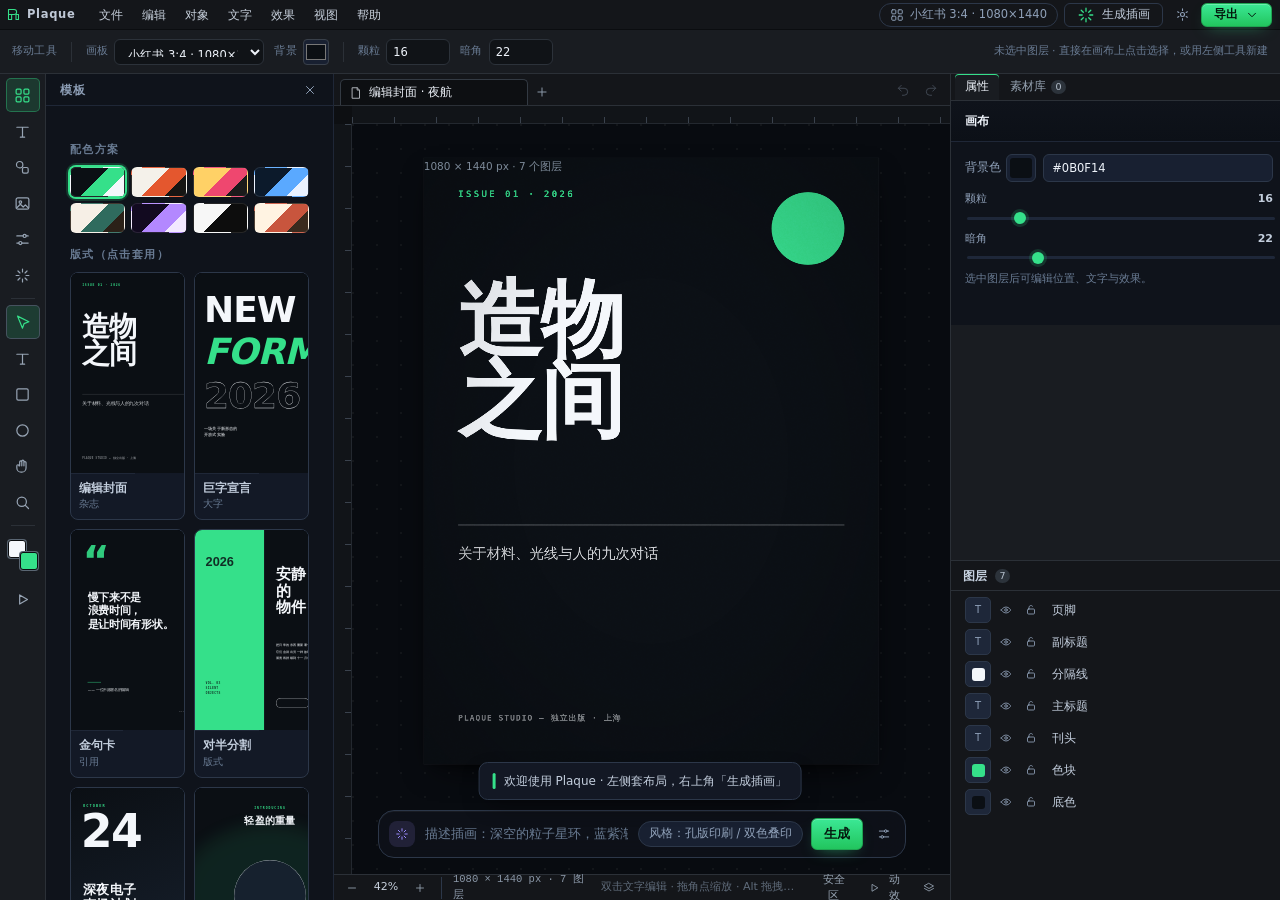
<file: index.html>
<!DOCTYPE html>
<html lang="zh-CN">
<head>
<meta charset="UTF-8" />
<meta name="viewport" content="width=device-width, initial-scale=1" />
<title>Plaque · 海报工坊</title>
<link rel="stylesheet" href="css/app.css" />
</head>
<body>
<!-- ============ ICON SPRITE ============ -->
<svg class="sprite" aria-hidden="true" focusable="false">
  <defs>
    <symbol id="i-logo" viewBox="0 0 24 24"><path d="M4 4h9a4 4 0 0 1 0 8H4z"/><path d="M4 12h5v8H4z"/><path d="M16 12h4v8h-4z"/></symbol>
    <symbol id="i-undo" viewBox="0 0 24 24"><path d="M9 14 4 9l5-5"/><path d="M4 9h10a6 6 0 0 1 0 12h-3"/></symbol>
    <symbol id="i-redo" viewBox="0 0 24 24"><path d="m15 14 5-5-5-5"/><path d="M20 9H10a6 6 0 0 0 0 12h3"/></symbol>
    <symbol id="i-chevron" viewBox="0 0 24 24"><path d="m6 9 6 6 6-6"/></symbol>
    <symbol id="i-sparkle" viewBox="0 0 24 24"><path d="M12 3v4M12 17v4M3 12h4M17 12h4M5.6 5.6l2.8 2.8M15.6 15.6l2.8 2.8M18.4 5.6l-2.8 2.8M8.4 15.6l-2.8 2.8"/></symbol>
    <symbol id="i-wand" viewBox="0 0 24 24"><path d="m4 20 9-9"/><path d="M14 4v3M18.5 8.5h-3M20 3l-2 2M15 9l3-3 2 2-3 3z"/></symbol>
    <symbol id="i-layers" viewBox="0 0 24 24"><path d="m12 3 9 5-9 5-9-5z"/><path d="m3 13 9 5 9-5"/></symbol>
    <symbol id="i-grid" viewBox="0 0 24 24"><rect x="3" y="3" width="7" height="7" rx="1.5"/><rect x="14" y="3" width="7" height="7" rx="1.5"/><rect x="3" y="14" width="7" height="7" rx="1.5"/><rect x="14" y="14" width="7" height="7" rx="1.5"/></symbol>
    <symbol id="i-type" viewBox="0 0 24 24"><path d="M4 6h16M12 6v14M9 20h6"/></symbol>
    <symbol id="i-shapes" viewBox="0 0 24 24"><circle cx="8" cy="8" r="4.5"/><rect x="12" y="12" width="8" height="8" rx="2"/></symbol>
    <symbol id="i-image" viewBox="0 0 24 24"><rect x="3" y="4" width="18" height="16" rx="2.5"/><circle cx="9" cy="10" r="1.8"/><path d="m4 18 5-5 4 4 3-3 4 4"/></symbol>
    <symbol id="i-sliders" viewBox="0 0 24 24"><path d="M4 7h9M17 7h3M4 17h3M11 17h9"/><circle cx="15" cy="7" r="2.2"/><circle cx="9" cy="17" r="2.2"/></symbol>
    <symbol id="i-download" viewBox="0 0 24 24"><path d="M12 4v10"/><path d="m8 11 4 4 4-4"/><path d="M5 19h14"/></symbol>
    <symbol id="i-settings" viewBox="0 0 24 24"><circle cx="12" cy="12" r="3.2"/><path d="M12 3v2.4M12 18.6V21M4.2 7.5l2 1.2M17.8 15.3l2 1.2M4.2 16.5l2-1.2M17.8 8.7l2-1.2"/></symbol>
    <symbol id="i-plus" viewBox="0 0 24 24"><path d="M12 5v14M5 12h14"/></symbol>
<symbol id="i-minus" viewBox="0 0 24 24"><path d="M5 12h14"/></symbol>
    <symbol id="i-trash" viewBox="0 0 24 24"><path d="M4 7h16M9 7V5h6v2M6 7l1 13h10l1-13"/></symbol>
    <symbol id="i-copy" viewBox="0 0 24 24"><rect x="9" y="9" width="11" height="11" rx="2"/><path d="M15 5H6a1 1 0 0 0-1 1v9"/></symbol>
    <symbol id="i-lock" viewBox="0 0 24 24"><rect x="5" y="10" width="14" height="10" rx="2"/><path d="M8 10V7a4 4 0 0 1 8 0v3"/></symbol>
    <symbol id="i-unlock" viewBox="0 0 24 24"><rect x="5" y="10" width="14" height="10" rx="2"/><path d="M8 10V7a4 4 0 0 1 7-2.6"/></symbol>
    <symbol id="i-eye" viewBox="0 0 24 24"><path d="M2.5 12S6 6 12 6s9.5 6 9.5 6-3.5 6-9.5 6-9.5-6-9.5-6z"/><circle cx="12" cy="12" r="2.6"/></symbol>
    <symbol id="i-eyeoff" viewBox="0 0 24 24"><path d="M4 4l16 16"/><path d="M9.6 5.4A9.6 9.6 0 0 1 12 5c6 0 9.5 7 9.5 7a17 17 0 0 1-3 3.7"/><path d="M6.6 7.7A17 17 0 0 0 2.5 12S6 19 12 19a9.5 9.5 0 0 0 3.7-.7"/></symbol>
    <symbol id="i-close" viewBox="0 0 24 24"><path d="m6 6 12 12M18 6 6 18"/></symbol>
    <symbol id="i-up" viewBox="0 0 24 24"><path d="m6 14 6-6 6 6"/></symbol>
    <symbol id="i-down" viewBox="0 0 24 24"><path d="m6 10 6 6 6-6"/></symbol>
    <symbol id="i-play" viewBox="0 0 24 24"><path d="M8 5.5v13l11-6.5z"/></symbol>
    <symbol id="i-video" viewBox="0 0 24 24"><rect x="3" y="6" width="12" height="12" rx="2.5"/><path d="m15 11 6-3v8l-6-3z"/></symbol>
    <symbol id="i-code" viewBox="0 0 24 24"><path d="m9 8-4 4 4 4M15 8l4 4-4 4"/></symbol>
    <symbol id="i-refresh" viewBox="0 0 24 24"><path d="M20 11a8 8 0 1 0-2.3 6.3"/><path d="M20 5v6h-6"/></symbol>
    <symbol id="i-upload" viewBox="0 0 24 24"><path d="M12 16V6"/><path d="m8 9 4-4 4 4"/><path d="M5 19h14"/></symbol>
    <symbol id="i-bold" viewBox="0 0 24 24"><path d="M7 5h5.5a3.5 3.5 0 0 1 0 7H7z"/><path d="M7 12h6.5a3.5 3.5 0 0 1 0 7H7z"/></symbol>
    <symbol id="i-italic" viewBox="0 0 24 24"><path d="M10 5h8M6 19h8M14 5 10 19"/></symbol>
    <symbol id="i-al-left" viewBox="0 0 24 24"><path d="M4 6h16M4 12h10M4 18h13"/></symbol>
    <symbol id="i-al-center" viewBox="0 0 24 24"><path d="M4 6h16M7 12h10M6 18h12"/></symbol>
    <symbol id="i-al-right" viewBox="0 0 24 24"><path d="M4 6h16M10 12h10M7 18h13"/></symbol>
    <symbol id="i-align-x" viewBox="0 0 24 24"><path d="M12 3v18"/><rect x="4" y="6" width="5" height="12" rx="1"/><rect x="15" y="9" width="5" height="6" rx="1"/></symbol>
    <symbol id="i-align-y" viewBox="0 0 24 24"><path d="M3 12h18"/><rect x="6" y="4" width="12" height="5" rx="1"/><rect x="9" y="15" width="6" height="5" rx="1"/></symbol>
    <symbol id="i-bring-front" viewBox="0 0 24 24"><rect x="8" y="8" width="11" height="11" rx="2"/><path d="M5 15V6a1 1 0 0 1 1-1h9"/></symbol>
    <symbol id="i-duplicate" viewBox="0 0 24 24"><rect x="4" y="4" width="10" height="10" rx="2"/><path d="M10 20h8a2 2 0 0 0 2-2v-8"/></symbol>
    <symbol id="i-file" viewBox="0 0 24 24"><path d="M6 3h8l4 4v14H6z"/><path d="M14 3v4h4"/></symbol>
    <symbol id="i-stop" viewBox="0 0 24 24"><rect x="6" y="6" width="12" height="12" rx="2"/></symbol>
    <symbol id="i-check" viewBox="0 0 24 24"><path d="m4 12 5 5L20 6"/></symbol>
    <symbol id="i-arrow" viewBox="0 0 24 24"><path d="M5 3l7 17 2.2-6.4L21 11z"/></symbol>
    <symbol id="i-square" viewBox="0 0 24 24"><rect x="4" y="4" width="16" height="16" rx="2"/></symbol>
    <symbol id="i-circle" viewBox="0 0 24 24"><circle cx="12" cy="12" r="8"/></symbol>
    <symbol id="i-hand" viewBox="0 0 24 24"><path d="M8 11V5.5a1.5 1.5 0 0 1 3 0V11m0 0V4.5a1.5 1.5 0 0 1 3 0V11m0 0V6.5a1.5 1.5 0 0 1 3 0V14a6 6 0 0 1-6 6h-1a6 6 0 0 1-6-6v-3a1.5 1.5 0 0 1 3 0"/></symbol>
    <symbol id="i-search" viewBox="0 0 24 24"><circle cx="11" cy="11" r="6.5"/><path d="m16 16 4.5 4.5"/></symbol>
    <symbol id="i-bar" viewBox="0 0 24 24"><path d="M4 20V4h16"/></symbol>
  </defs>
</svg>


<div class="app" id="app">
  <!-- ============ 菜单栏 ============ -->
  <header class="menubar" id="menubar">
    <div class="mb-brand"><svg class="i"><use href="#i-logo"/></svg><b>Plaque</b></div>
    <nav class="mb-menus" id="menuBar">
      <button class="mb-item" data-menu="file">文件</button>
      <button class="mb-item" data-menu="edit">编辑</button>
      <button class="mb-item" data-menu="object">对象</button>
      <button class="mb-item" data-menu="type">文字</button>
      <button class="mb-item" data-menu="effect">效果</button>
      <button class="mb-item" data-menu="view">视图</button>
      <button class="mb-item" data-menu="help">帮助</button>
    </nav>
    <div class="mb-right">
      <button class="chip" id="btnSize" title="画板尺寸 (Ctrl+Alt+N)">
        <svg class="i"><use href="#i-grid"/></svg><span id="sizeLabel">1080 × 1440</span>
      </button>
      <button class="btn ghost" id="btnAiOpen"><svg class="i accent"><use href="#i-sparkle"/></svg>生成插画</button>
      <button class="icon-btn" id="btnSettings" title="AI 接口设置" aria-label="AI 接口设置"><svg class="i"><use href="#i-settings"/></svg></button>
      <div class="dd" id="ddExport">
        <button class="btn primary" id="btnExport">导出<svg class="i sm"><use href="#i-chevron"/></svg></button>
        <div class="dd-menu" role="menu">
          <button data-export="png"><svg class="i"><use href="#i-image"/></svg><span>单页照片 · PNG</span><em>2× 高清</em></button>
          <button data-export="jpg"><svg class="i"><use href="#i-image"/></svg><span>单页照片 · JPG</span><em>小体积</em></button>
          <button data-export="web"><svg class="i"><use href="#i-code"/></svg><span>网页 · 带动画</span><em>单文件 HTML</em></button>
          <button data-export="video"><svg class="i"><use href="#i-video"/></svg><span>视频 · WebM</span><em>含插画动效</em></button>
          <div class="dd-sep"></div>
          <button data-export="json"><svg class="i"><use href="#i-file"/></svg><span>工程文件 · JSON</span><em>可再编辑</em></button>
          <button data-export="open"><svg class="i"><use href="#i-upload"/></svg><span>打开工程 · JSON</span><em>继续编辑</em></button>
        </div>
      </div>
      <span class="saved-note" id="savedNote" hidden>已保存</span>
    </div>
  </header>

  <!-- ============ 工具选项栏 ============ -->
  <div class="optionsbar" id="optionsBar" aria-label="工具选项"></div>

  <!-- ============ 工作区 ============ -->
  <div class="workspace">
    <!-- 左侧工具箱 -->
    <nav class="toolbox" id="rail" aria-label="工具箱">
      <button class="rail-btn is-active" data-panel="templates" data-tip="模板"><svg class="i"><use href="#i-grid"/></svg><span>模板</span></button>
      <button class="rail-btn" data-panel="text" data-tip="文字预设"><svg class="i"><use href="#i-type"/></svg><span>文字</span></button>
      <button class="rail-btn" data-panel="elements" data-tip="形状 / 图标"><svg class="i"><use href="#i-shapes"/></svg><span>元素</span></button>
      <button class="rail-btn" data-panel="image" data-tip="图片"><svg class="i"><use href="#i-image"/></svg><span>图片</span></button>
      <button class="rail-btn" data-panel="effects" data-tip="特效"><svg class="i"><use href="#i-sliders"/></svg><span>效果</span></button>
      <button class="rail-btn rail-ai" data-panel="ai" data-tip="AI 插画"><svg class="i"><use href="#i-sparkle"/></svg><span>AI 插画</span></button>
      <span class="tb-sep"></span>
      <button class="tb-btn is-on" data-tool="select" data-tip="移动工具 (V)"><svg class="i"><use href="#i-arrow"/></svg></button>
      <button class="tb-btn" data-tool="text" data-tip="文字工具 (T)"><svg class="i"><use href="#i-type"/></svg></button>
      <button class="tb-btn" data-tool="rect" data-tip="矩形工具 (U)"><svg class="i"><use href="#i-square"/></svg></button>
      <button class="tb-btn" data-tool="ellipse" data-tip="椭圆工具 (O)"><svg class="i"><use href="#i-circle"/></svg></button>
      <button class="tb-btn" data-tool="hand" data-tip="抓手工具 (H)"><svg class="i"><use href="#i-hand"/></svg></button>
      <button class="tb-btn" data-tool="zoom" data-tip="缩放工具 (Z)"><svg class="i"><use href="#i-search"/></svg></button>
      <span class="tb-sep"></span>
      <span class="tb-colors" id="tbColors" title="前景 / 背景色">
        <button class="sw-fore" id="tbFore" aria-label="前景色"></button>
        <button class="sw-back" id="tbBack" aria-label="背景色"></button>
      </span>
      <button class="tb-btn" id="btnHelp" data-tip="快捷键 (?)"><svg class="i"><use href="#i-play"/></svg></button>
    </nav>

    <!-- 左侧素材面板 -->
    <aside class="panel" id="panel" aria-label="素材面板">
      <div class="panel-head">
        <h2 id="panelTitle">模板</h2>
        <button class="icon-btn sm" id="btnPanelClose" title="收起面板" aria-label="收起面板"><svg class="i"><use href="#i-close"/></svg></button>
      </div>
      <div class="panel-body" id="panelBody"></div>
    </aside>
    <button class="panel-reopen" id="btnPanelOpen" title="展开面板"><svg class="i"><use href="#i-chevron"/></svg></button>

    <!-- 文档区 -->
    <main class="docarea">
      <div class="doctabs">
        <div class="doctab is-active" title="当前文档">
          <svg class="i sm"><use href="#i-file"/></svg>
          <input id="docName" value="未命名海报" spellcheck="false" aria-label="文档名称" />
          <span class="doctab-dirty" id="docDirty" hidden>●</span>
        </div>
        <button class="doctab-add" id="btnNewDoc" title="新建文档"><svg class="i sm"><use href="#i-plus"/></svg></button>
        <div class="doctab-right">
          <button class="icon-btn sm" id="btnUndo" title="撤销 (Ctrl+Z)" aria-label="撤销"><svg class="i"><use href="#i-undo"/></svg></button>
          <button class="icon-btn sm" id="btnRedo" title="重做 (Ctrl+Shift+Z)" aria-label="重做"><svg class="i"><use href="#i-redo"/></svg></button>
        </div>
      </div>

      <div class="stage" id="stage">
        <div class="ruler ruler-h" id="rulerH" aria-hidden="true"></div>
        <div class="ruler ruler-v" id="rulerV" aria-hidden="true"></div>
        <div class="viewport" id="viewport">
          <div class="stage-inner" id="stageInner">
            <div class="poster-shadow" id="posterShadow"></div>
            <div class="poster" id="poster" aria-label="海报画板"></div>
            <div class="poster-meta" id="posterMeta">1080 × 1440 px</div>
          </div>
        </div>

        <div class="promptbar" id="promptBar">
          <span class="prompt-badge"><svg class="i sm"><use href="#i-sparkle"/></svg></span>
          <input id="promptInput" placeholder="描述插画：深空的粒子星环，蓝紫渐变，缓慢旋转…" spellcheck="false" />
          <button class="prompt-chip" id="promptStyle" title="选择风格">扁平矢量</button>
          <button class="btn primary sm" id="promptRun">生成</button>
          <button class="icon-btn sm" id="promptMore" title="打开完整生成器"><svg class="i"><use href="#i-sliders"/></svg></button>
        </div>
      </div>

      <footer class="statusbar" id="statusBar">
        <span class="sb-zoom">
          <button class="icon-btn sm" id="btnZoomOut" title="缩小 (Ctrl+-)" aria-label="缩小"><svg class="i"><use href="#i-minus"/></svg></button>
          <button class="zoom-label" id="btnZoomFit" title="点击适应窗口 (Ctrl+0)">100%</button>
          <button class="icon-btn sm" id="btnZoomIn" title="放大 (Ctrl++)" aria-label="放大"><svg class="i"><use href="#i-plus"/></svg></button>
        </span>
        <span class="vsep"></span>
        <span class="sb-info" id="sbInfo">1080 × 1440 px · RGB</span>
        <span class="sb-hint" id="sbHint">双击文字编辑 · 拖角点缩放 · Alt 拖拽复制</span>
        <span class="sb-right">
          <button class="sb-btn" id="btnToggleSafe" title="安全区">安全区</button>
          <button class="sb-btn" id="btnPlayAnim" title="动效预览"><svg class="i sm"><use href="#i-play"/></svg>动效</button>
          <button class="sb-btn" id="btnToggleDock" title="显示/隐藏右侧面板"><svg class="i sm"><use href="#i-layers"/></svg></button>
        </span>
      </footer>
    </main>

    <!-- 右侧停靠面板：上半区 属性/素材库，下半区 常驻图层 -->
    <aside class="dockright" id="dockRight">
      <div class="dr-top">
        <div class="dr-tabs" id="drTabs" role="tablist">
          <button class="dr-tab is-active" data-tab="props">属性</button>
          <button class="dr-tab" data-tab="arts">素材库<span class="dr-count" id="dockCount">0</span></button>
        </div>
        <div class="dr-body">
          <div class="dr-pane is-active" data-pane="props"><aside class="inspector" id="inspector" aria-label="属性面板"></aside></div>
          <div class="dr-pane" data-pane="arts">
            <div class="dock-head"><b>素材库</b><span class="dock-count" id="dockCount2">0</span></div>
            <div class="dock-list dock-list-v" id="dockList"></div>
          </div>
        </div>
      </div>
      <div class="dr-split" id="drSplit" title="拖动调整高度"></div>
      <div class="dr-bottom" id="drBottom">
        <div class="dr-bottom-head">
          <b>图层</b><span class="dr-count" id="layerCount">0</span>
        </div>
        <div class="layers-scroll" id="layersHost"></div>
      </div>
    </aside>
  </div>
</div>

<div class="modal" id="modalAi" aria-hidden="true">
  <div class="modal-card wide" role="dialog" aria-modal="true" aria-labelledby="aiTitle">
    <header class="modal-head">
      <h3 id="aiTitle"><svg class="i accent"><use href="#i-sparkle"/></svg>AI 编程插画</h3>
      <button class="icon-btn" data-close="modalAi" aria-label="关闭"><svg class="i"><use href="#i-close"/></svg></button>
    </header>
    <div class="modal-body ai-body">
      <div class="ai-form">
        <label class="fld">
          <span>插画描述（中文即可）</span>
          <textarea id="aiBrief" rows="4" placeholder="例：一只像素风的橘猫坐在老式电视机前，屏幕发出蓝绿色的光，背景是深夜的出租屋，机位正对，构图居中留白"></textarea>
        </label>
        <div class="fld-row">
          <label class="fld"><span>风格</span><select id="aiStyle"></select></label>
          <label class="fld"><span>密度</span><select id="aiDensity">
            <option value="low">极简</option><option value="mid" selected>适中</option><option value="high">繁复</option>
          </select></label>
        </div>
        <div class="fld-row">
          <label class="fld"><span>时长（秒）</span><input id="aiDuration" type="number" min="2" max="20" step="1" value="6" /></label>
          <label class="fld"><span>帧率</span><select id="aiFps"><option>24</option><option selected>30</option><option>60</option></select></label>
        </div>
        <div class="fld-row">
          <label class="fld"><span>动效强度</span><input id="aiMotion" type="range" min="0" max="10" value="4" /></label>
          <label class="fld"><span>配色</span><select id="aiPalette"><option value="poster" selected>跟随海报配色</option><option value="custom">自定义</option></select></label>
        </div>
        <label class="fld" id="aiPaletteWrap" hidden><span>自定义色板（逗号分隔 hex）</span><input id="aiPaletteHex" value="#0B0F14,#35E08A,#F4F7FB,#1B2336" /></label>
        <div class="ai-target">
          <span>插入方式</span>
          <div class="seg">
            <button class="seg-btn is-active" data-target="layer">新图层</button>
            <button class="seg-btn" data-target="full">铺满画板</button>
          </div>
        </div>
        <div class="ai-actions">
          <button class="btn primary block" id="btnAiRun"><svg class="i"><use href="#i-wand"/></svg>生成插画</button>
          <p class="hint" id="aiCfgHint">未配置接口，将使用本地算法插画引擎。</p>
        </div>
      </div>
      <div class="ai-preview">
        <div class="ai-preview-head">
          <span>预览</span>
          <div class="ai-preview-tools">
            <button class="btn tiny" id="btnAiCode"><svg class="i sm"><use href="#i-code"/></svg>查看代码</button>
            <button class="btn tiny" id="btnAiLocal"><svg class="i sm"><use href="#i-sparkle"/></svg>本地生成</button>
          </div>
        </div>
        <div class="ai-frame-box" id="aiFrameBox"><div class="empty-note">生成的插画会在这里实时播放</div></div>
        <div class="ai-log" id="aiLog">就绪。</div>
      </div>
    </div>
    <footer class="modal-foot">
      <span class="hint">插画由大模型编写 Canvas 代码实现，非文生图。导出视频可把动效录成 WebM。</span>
      <div class="foot-actions">
        <button class="btn ghost" data-close="modalAi">取消</button>
        <button class="btn primary" id="btnAiInsert" disabled>插入画板</button>
      </div>
    </footer>
  </div>
</div>

<!-- ============ MODAL: SETTINGS ============ -->
<div class="modal" id="modalSettings" aria-hidden="true">
  <div class="modal-card" role="dialog" aria-modal="true" aria-labelledby="setTitle">
    <header class="modal-head">
      <h3 id="setTitle"><svg class="i"><use href="#i-settings"/></svg>大模型接口</h3>
      <button class="icon-btn" data-close="modalSettings" aria-label="关闭"><svg class="i"><use href="#i-close"/></svg></button>
    </header>
    <div class="modal-body">
      <p class="hint">任意 OpenAI 兼容端点（DeepSeek / 通义 / Kimi / Ollama / vLLM 均可）。Key 只存在本机 localStorage。</p>
      <label class="fld"><span>Base URL</span><input id="cfgBase" placeholder="https://api.deepseek.com/v1" /></label>
      <label class="fld"><span>API Key</span><input id="cfgKey" type="password" placeholder="sk-..." /></label>
      <div class="fld-row">
        <label class="fld"><span>模型</span><input id="cfgModel" placeholder="deepseek-chat" /></label>
        <label class="fld"><span>温度</span><input id="cfgTemp" type="number" min="0" max="1.5" step="0.1" value="0.7" /></label>
      </div>
      <label class="check"><input type="checkbox" id="cfgStream" checked /> 流式接收（边生成边看代码）</label>
      <div class="callout">
        <b>接口约定</b>
        <code>POST {BaseURL}/chat/completions</code>
        <span>也挂载了 <code>window.Plaque.ai.generate()</code> 供脚本调用。</span>
      </div>
      <pre class="cfg-diag" id="cfgDiag" hidden></pre>
      <div class="cfg-fix" id="cfgFix" hidden></div>
    </div>
    <footer class="modal-foot">
      <span class="hint" id="cfgState">未配置</span>
      <div class="foot-actions">
        <button class="btn ghost" id="btnCfgCopy" title="把诊断信息复制到剪贴板">复制诊断</button>
        <button class="btn ghost" id="btnCfgTest">测试连通</button>
        <button class="btn primary" id="btnCfgSave">保存</button>
      </div>
    </footer>
  </div>
</div>

<!-- ============ MODAL: CODE ============ -->
<div class="modal" id="modalCode" aria-hidden="true">
  <div class="modal-card wide" role="dialog" aria-modal="true" aria-labelledby="codeTitle">
    <header class="modal-head">
      <h3 id="codeTitle"><svg class="i"><use href="#i-code"/></svg>插画源码</h3>
      <button class="icon-btn" data-close="modalCode" aria-label="关闭"><svg class="i"><use href="#i-close"/></svg></button>
    </header>
    <div class="modal-body">
      <p class="hint">这是模型编译出的单文件 Canvas 程序。可直接改代码，再点「应用」重绘。</p>
      <textarea id="codeArea" class="code-area" spellcheck="false" wrap="off"></textarea>
    </div>
    <footer class="modal-foot">
      <span class="hint"><code>window.renderFrame(t)</code> 是唯一渲染入口，导出按时间逐帧调用。</span>
      <div class="foot-actions">
        <button class="btn ghost" data-close="modalCode">关闭</button>
        <button class="btn primary" id="btnCodeApply">应用</button>
      </div>
    </footer>
  </div>
</div>

<!-- ============ MODAL: SIZES ============ -->
<div class="modal" id="modalSizes" aria-hidden="true">
  <div class="modal-card" role="dialog" aria-modal="true" aria-labelledby="sizeTitle">
    <header class="modal-head">
      <h3 id="sizeTitle"><svg class="i"><use href="#i-grid"/></svg>画板尺寸</h3>
      <button class="icon-btn" data-close="modalSizes" aria-label="关闭"><svg class="i"><use href="#i-close"/></svg></button>
    </header>
    <div class="modal-body" id="sizeList"></div>
  </div>
</div>

<!-- ============ MODAL: HELP ============ -->
<div class="modal" id="modalHelp" aria-hidden="true">
  <div class="modal-card" role="dialog" aria-modal="true" aria-labelledby="helpTitle">
    <header class="modal-head">
      <h3 id="helpTitle"><svg class="i"><use href="#i-play"/></svg>快捷键与 API</h3>
      <button class="icon-btn" data-close="modalHelp" aria-label="关闭"><svg class="i"><use href="#i-close"/></svg></button>
    </header>
    <div class="modal-body help-body">
      <div class="keys">
        <div><kbd>V</kbd> 选择</div><div><kbd>T</kbd> 文字</div><div><kbd>R</kbd> 矩形</div>
        <div><kbd>O</kbd> 圆形</div><div><kbd>双击</kbd> 编辑文字</div><div><kbd>Alt+拖</kbd> 复制</div>
        <div><kbd>Shift</kbd> 等比 / 加选</div><div><kbd>方向键</kbd> 微移 1px</div><div><kbd>Shift+方向</kbd> 10px</div>
        <div><kbd>Ctrl+D</kbd> 复制</div><div><kbd>Ctrl+Z</kbd> 撤销</div><div><kbd>Ctrl+Shift+Z</kbd> 重做</div>
        <div><kbd>Ctrl+G</kbd> 组合</div><div><kbd>Del</kbd> 删除</div><div><kbd>Ctrl+滚轮</kbd> 缩放</div>
      </div>
      <h4>对外 API</h4>
      <pre class="api-pre">Plaque.ready
Plaque.doc.renderToCanvas({ scale: 2 })
Plaque.export.png() / .web() / .video({ duration: 6 })
Plaque.ai.generate({ brief, style, palette })
Plaque.addAILayer(html, { w, h, duration })
Plaque.insert(layoutId)   // 应用内置布局</pre>
      <h4>插画输出契约</h4>
      <pre class="api-pre">window.ART = { width, height, duration, fps }
window.renderFrame(t)   // 秒，纯函数、可重复
&lt;canvas id="art"&gt;        // 唯一画布</pre>
    </div>
  </div>
</div>

<div class="toasts" id="toasts" aria-live="polite"></div>
<div class="busy" id="busy" hidden><div class="spinner"></div><span id="busyText">生成中…</span><button class="btn tiny ghost" id="busyStop">停止</button></div>

<script src="js/util.js"></script>
<script src="js/data.js"></script>
<script src="js/store.js"></script>
<script src="js/render.js"></script>
<script src="js/localart.js"></script>
<script src="js/prompts.js"></script>
<script src="js/ai.js"></script>
<script src="js/editor.js"></script>
<script src="js/panels.js"></script>
<script src="js/exporter.js"></script>
<script src="js/chrome.js"></script>
<script src="js/app.js"></script>
</body>
</html>
</file>
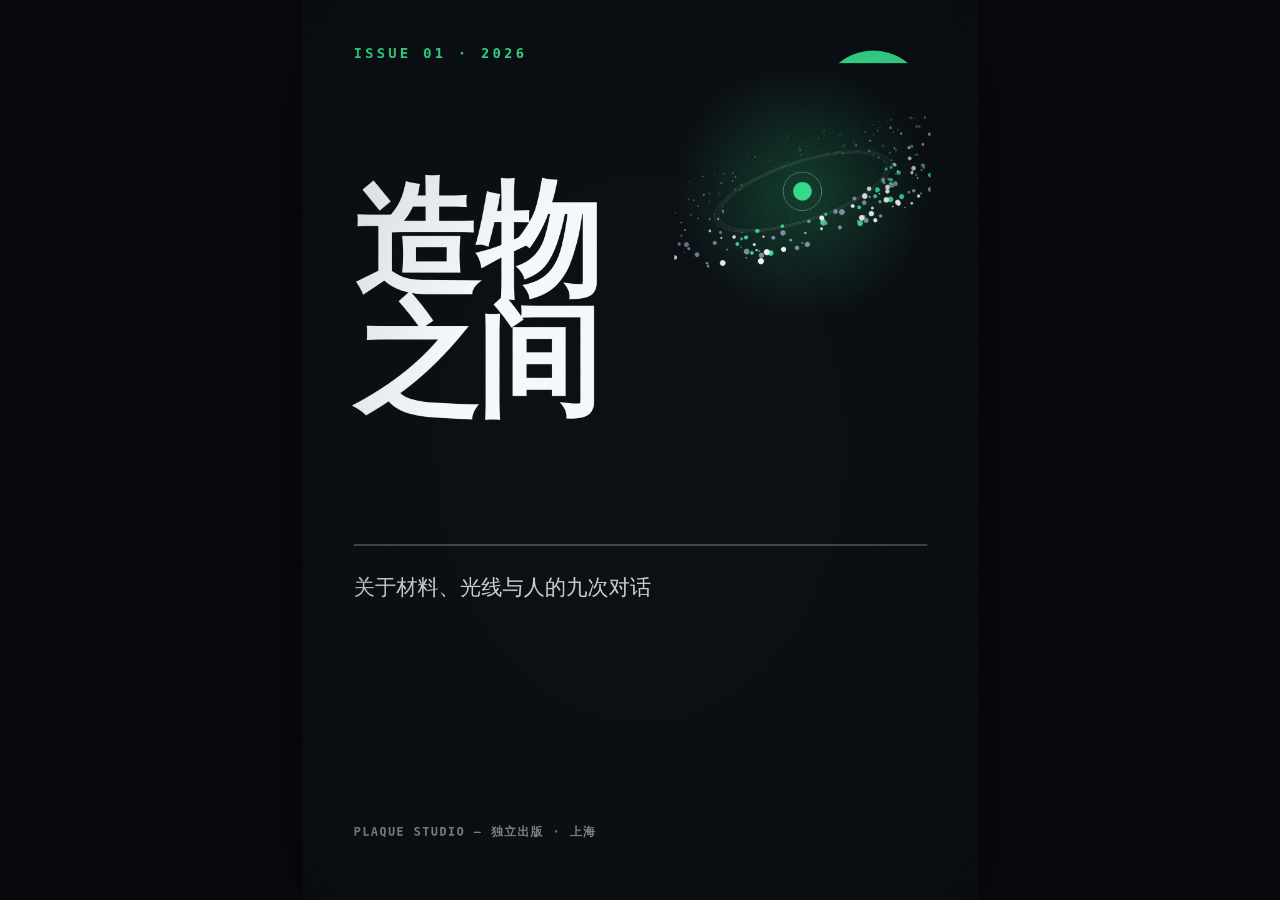
<file: samples/plaque-demo.html>
<!DOCTYPE html>
<html lang="zh-CN">
<head>
<meta charset="utf-8">
<meta name="viewport" content="width=device-width,initial-scale=1">
<title>编辑封面 · 夜航</title>
<style>

.poster{position:relative;overflow:hidden;isolation:isolate;font-kerning:normal;-webkit-font-smoothing:antialiased}
.poster *{box-sizing:border-box;margin:0;padding:0}
.layer{position:absolute;transform-origin:center center;will-change:transform,opacity}
.layer .bx{position:absolute;left:0;top:0;width:100%;height:100%;border-radius:inherit}
.bx.shape{overflow:hidden}
.bx.txt{display:flex;flex-direction:column;overflow:visible}
.bx.txt .tx{width:100%;white-space:pre-wrap;overflow-wrap:anywhere;word-break:break-word}
.bx.img{background-repeat:no-repeat;overflow:hidden}
.bx.img.duo{filter:grayscale(1) contrast(1.05)}
.bx.img .duo-layer{position:absolute;inset:0;mix-blend-mode:color;opacity:.92}
.bx.ai iframe{width:100%;height:100%;border:0;display:block;background:transparent}
.ov{position:absolute;inset:0;pointer-events:none}
.ov.grain{background-repeat:repeat;background-size:140px 140px;mix-blend-mode:overlay}
.ov.halftone{background-image:radial-gradient(circle at 2px 2px,currentColor 1.1px,transparent 1.4px);background-size:6px 6px;mix-blend-mode:multiply}
.ov.scan{background-image:repeating-linear-gradient(0deg,rgba(0,0,0,.55) 0 1px,transparent 1px 3px);mix-blend-mode:multiply}
.ov.leak{background-image:radial-gradient(ellipse at 82% 8%,rgba(255,176,92,.9),rgba(255,120,60,.25) 32%,transparent 62%),radial-gradient(ellipse at 12% 92%,rgba(90,169,255,.55),transparent 55%);mix-blend-mode:screen}
.ov.mesh{background-image:radial-gradient(circle at 20% 25%,rgba(53,224,138,.35),transparent 45%),radial-gradient(circle at 78% 72%,rgba(155,140,255,.32),transparent 48%);mix-blend-mode:screen}
.ov.grid{background-image:linear-gradient(rgba(255,255,255,.16) 1px,transparent 1px),linear-gradient(90deg,rgba(255,255,255,.16) 1px,transparent 1px);background-size:40px 40px;mix-blend-mode:overlay}
.ov.vig{background:radial-gradient(ellipse at center,transparent 42%,rgba(0,0,0,.85) 100%)}
.poster.anim .anim-float{animation:psFloat var(--mdur,6s) ease-in-out infinite}
.poster.anim .anim-pulse{animation:psPulse var(--mdur,4s) ease-in-out infinite}
.poster.anim .anim-kenburns{animation:psKen var(--mdur,14s) ease-in-out infinite alternate}
.poster.anim .anim-fadeup{animation:psFadeUp var(--mdur,5s) ease-in-out infinite}
.poster.anim .anim-shimmer{animation:psShimmer var(--mdur,5s) linear infinite}
.poster.anim .anim-drift{animation:psDrift var(--mdur,9s) ease-in-out infinite alternate}
@keyframes psFloat{0%,100%{transform:translateY(0) rotate(var(--rot,0deg))}50%{transform:translateY(-14px) rotate(var(--rot,0deg))}}
@keyframes psPulse{0%,100%{transform:scale(1) rotate(var(--rot,0deg))}50%{transform:scale(1.03) rotate(var(--rot,0deg))}}
@keyframes psKen{0%{transform:scale(1) rotate(var(--rot,0deg))}100%{transform:scale(1.09) rotate(var(--rot,0deg))}}
@keyframes psFadeUp{0%{opacity:0;transform:translateY(26px) rotate(var(--rot,0deg))}22%,78%{opacity:1;transform:translateY(0) rotate(var(--rot,0deg))}100%{opacity:0;transform:translateY(-8px) rotate(var(--rot,0deg))}}
@keyframes psShimmer{0%{filter:brightness(1)}45%{filter:brightness(1.35)}100%{filter:brightness(1)}}
@keyframes psDrift{0%{transform:translateX(-10px) rotate(var(--rot,0deg))}100%{transform:translateX(10px) rotate(var(--rot,0deg))}}
.safe-area{position:absolute;inset:4.5%;border:1px dashed rgba(53,224,138,.6);pointer-events:none;z-index:9500;display:none}
.poster.show-safe .safe-area{display:block}

html,body{margin:0;height:100%;background:#07090D;overflow:hidden}
.wrap{position:fixed;inset:0;display:flex;align-items:center;justify-content:center}
.scaler{position:relative;flex:0 0 auto;line-height:0}
.scaler .poster{position:absolute;left:0;top:0;transform-origin:0 0;box-shadow:0 40px 120px -40px rgba(0,0,0,.9)}
</style>
</head>
<body>
<div class="wrap"><div class="scaler" id="scaler">
<div class="poster anim" id="poster" aria-label="海报画板" style="width: 1080px; height: 1440px; background: rgb(11, 15, 20); --rot: 0deg; transform: none;"><div class="layer anim-none" data-id="l_mvyxqlli9zwrrf" data-type="shape" style="left: 0px; top: 0px; width: 1080px; height: 1440px; opacity: 1; transform: rotate(0deg); --rot: 0deg; --mdur: 4s; z-index: 1;"><div class="bx shape" style="border-radius: 0px; background: rgb(11, 15, 20); box-shadow: none;"></div></div><div class="layer anim-none" data-id="l_mvyxqllia04ezg" data-type="shape" style="left: 826.2px; top: 81px; width: 172.8px; height: 172.8px; opacity: 1; transform: rotate(0deg); --rot: 0deg; --mdur: 6.800000000000011s; z-index: 2;"><div class="bx shape" style="border-radius: 86.4px; background: rgb(53, 224, 138); box-shadow: none;"></div></div><div class="layer anim-none" data-id="l_mvyxqllia1gl1s" data-type="text" data-text="1" style="left: 81px; top: 72.9px; width: 648px; height: 40px; opacity: 1; transform: rotate(0deg); --rot: 0deg; --mdur: 7s; z-index: 3;"><div class="bx txt" style="border-radius: 0px; justify-content: flex-start; text-align: left;"><div class="tx" style="font-family: &quot;JetBrains Mono&quot;, &quot;Cascadia Mono&quot;, Consolas, monospace; font-size: 22px; font-weight: 600; line-height: 1.2; letter-spacing: 5.28px; font-style: normal; text-transform: none; text-shadow: none; color: rgb(53, 224, 138);">ISSUE 01 · 2026</div></div></div><div class="layer anim-none" data-id="l_mvyxqllia2lpjm" data-type="text" data-text="1" style="left: 81px; top: 288px; width: 918px; height: 489.6px; opacity: 1; transform: rotate(0deg); --rot: 0deg; --mdur: 7s; z-index: 4;"><div class="bx txt" style="border-radius: 0px; justify-content: flex-start; text-align: left;"><div class="tx" style="font-family: &quot;PingFang SC&quot;, &quot;Microsoft YaHei&quot;, &quot;Noto Sans SC&quot;, system-ui, sans-serif; font-size: 200px; font-weight: 800; line-height: 0.96; letter-spacing: -4px; font-style: normal; text-transform: none; text-shadow: none; color: rgb(244, 247, 251);">造物
之间</div></div></div><div class="layer anim-none" data-id="l_mvyxqllia3aali" data-type="shape" style="left: 81px; top: 871.2px; width: 918px; height: 2px; opacity: 0.35; transform: rotate(0deg); --rot: 0deg; --mdur: 7s; z-index: 5;"><div class="bx shape" style="border-radius: 0px; background: rgb(244, 247, 251); box-shadow: none;"></div></div><div class="layer anim-none" data-id="l_mvyxqllia4582k" data-type="text" data-text="1" style="left: 81px; top: 914.4px; width: 669.6px; height: 187.2px; opacity: 0.82; transform: rotate(0deg); --rot: 0deg; --mdur: 8.600000000000023s; z-index: 6;"><div class="bx txt" style="border-radius: 0px; justify-content: flex-start; text-align: left;"><div class="tx" style="font-family: &quot;PingFang SC&quot;, &quot;Microsoft YaHei&quot;, &quot;Noto Sans SC&quot;, system-ui, sans-serif; font-size: 34px; font-weight: 400; line-height: 1.5; letter-spacing: 0px; font-style: normal; text-transform: none; text-shadow: none; color: rgb(244, 247, 251);">关于材料、光线与人的九次对话</div></div></div><div class="layer anim-none" data-id="l_mvyxqllia522hr" data-type="text" data-text="1" style="left: 81px; top: 1318.5px; width: 918px; height: 30px; opacity: 0.5; transform: rotate(0deg); --rot: 0deg; --mdur: 7s; z-index: 7;"><div class="bx txt" style="border-radius: 0px; justify-content: flex-start; text-align: left;"><div class="tx" style="font-family: &quot;JetBrains Mono&quot;, &quot;Cascadia Mono&quot;, Consolas, monospace; font-size: 19px; font-weight: 700; line-height: 1.2; letter-spacing: 2.28px; font-style: normal; text-transform: none; text-shadow: none; color: rgb(244, 247, 251);">PLAQUE STUDIO — 独立出版 · 上海</div></div></div><div class="layer anim-none" data-id="l_mvyxqllwjxhlel" data-type="ai" style="left: 594px; top: 100.8px; width: 410.4px; height: 410.4px; opacity: 1; transform: rotate(0deg); --rot: 0deg; --mdur: 6s; z-index: 8;"><div class="bx ai" style="border-radius: 14px; box-shadow: none; overflow: hidden;"><iframe sandbox="allow-scripts allow-same-origin" scrolling="no" data-hash="2199_
&lt;/script&gt;&lt;/body&gt;&lt;/html&gt;" srcdoc="&lt;!DOCTYPE html&gt;&lt;html&gt;&lt;head&gt;&lt;meta charset=&quot;utf-8&quot;&gt;&lt;style&gt;html,body{margin:0;height:100%;background:transparent;overflow:hidden}canvas{display:block;width:100%;height:100%}&lt;/style&gt;&lt;/head&gt;&lt;body&gt;&lt;canvas id=&quot;art&quot; width=&quot;520&quot; height=&quot;520&quot;&gt;&lt;/canvas&gt;&lt;script&gt;
var W=520,H=520;
var C={bg:&quot;#0B0F14&quot;,fg:&quot;#F4F7FB&quot;,accent:&quot;#35E08A&quot;,muted:&quot;#7C8DA3&quot;,extra:&quot;#182230&quot;};
var D=6,FPS=30,SEED=88;
function prng(a){return function(){a|=0;a=a+0x6D2B79F5|0;var t=Math.imul(a^a&gt;&gt;&gt;15,1|a);t=t+Math.imul(t^t&gt;&gt;&gt;7,61|t)^t;return ((t^t&gt;&gt;&gt;14)&gt;&gt;&gt;0)/4294967296}}
function hexA(h,a){h=String(h).replace(&quot;#&quot;,&quot;&quot;);var n=parseInt(h.length===3?h.split(&quot;&quot;).map(function(c){return c+c}).join(&quot;&quot;):h,16);return &quot;rgba(&quot;+((n&gt;&gt;16)&amp;255)+&quot;,&quot;+((n&gt;&gt;8)&amp;255)+&quot;,&quot;+(n&amp;255)+&quot;,&quot;+a+&quot;)&quot;}
var c=document.getElementById(&quot;art&quot;),x=c.getContext(&quot;2d&quot;);
window.ART={width:W,height:H,duration:D,fps:FPS};

var rnd=prng(SEED);
var ps=[];for(var i=0;i&lt;260;i++){
  ps.push({a:rnd()*6.2832,r:.32+rnd()*.34,sp:.06+rnd()*.16,sz:.6+rnd()*2.4,
    tilt:rnd()*6.2832,z:rnd(),c:rnd()&gt;.72?C.accent:(rnd()&gt;.5?C.fg:C.muted)});
}
function renderFrame(t){
  x.setTransform(1,0,0,1,0,0);x.globalAlpha=1;x.globalCompositeOperation=&quot;source-over&quot;;
  x.fillStyle=C.bg;x.fillRect(0,0,W,H);
  var cx=W*.5,cy=H*.5,m=Math.min(W,H);
  var g=x.createRadialGradient(cx,cy,0,cx,cy,m*.5);
  g.addColorStop(0,hexA(C.accent,.22));g.addColorStop(1,hexA(C.accent,0));
  x.fillStyle=g;x.fillRect(0,0,W,H);
  x.save();x.translate(cx,cy);x.rotate(-0.32);
  for(var k=0;k&lt;3;k++){
    x.beginPath();x.ellipse(0,0,m*(.34+k*.01),m*(.11+k*.004),0,0,6.2832);
    x.strokeStyle=hexA(C.fg,.16);x.lineWidth=1;x.stroke();
  }
  for(var i=0;i&lt;ps.length;i++){
    var p=ps[i],a=p.a+t*p.sp;
    var rr=m*p.r, ex=Math.cos(a)*rr, ey=Math.sin(a)*rr*.34;
    var dep=(Math.sin(a)+1)/2;
    x.globalAlpha=.25+dep*.75;
    x.fillStyle=p.c;
    x.beginPath();x.arc(ex,ey,p.sz*(0.7+dep*1.5),0,6.2832);x.fill();
  }
  x.globalAlpha=1;x.restore();
  x.fillStyle=C.accent;x.beginPath();x.arc(cx,cy,m*.035*(1+Math.sin(t*.8)*.04),0,6.2832);x.fill();
  x.strokeStyle=hexA(C.fg,.5);x.lineWidth=Math.max(1,m*.0016);
  x.beginPath();x.arc(cx,cy,m*.075,0,6.2832);x.stroke();
}
window.renderFrame=renderFrame;
&lt;/script&gt;&lt;script&gt;(function(){var t0=0;function fit(){var c=document.getElementById(&quot;art&quot;);if(!c)return;c.style.width=&quot;100%&quot;;c.style.height=&quot;100%&quot;;}function tick(now){if(!t0)t0=now;var d=(window.ART&amp;&amp;window.ART.duration)||6;if(!(d&gt;0))d=6;var t=((now-t0)/1000)%d;try{fit();if(typeof window.renderFrame===&quot;function&quot;)window.renderFrame(t);}catch(e){}requestAnimationFrame(tick);}requestAnimationFrame(tick);})();&lt;/script&gt;&lt;/body&gt;&lt;/html&gt;" style="width: 410.4px; height: 410.4px;"></iframe></div></div><div class="ov grain" style="opacity: 0.16; background-image: url(&quot;[data-uri]&quot;); z-index: 9000;"></div><div class="ov vig" style="opacity: 0.22; z-index: 9000;"></div></div>
</div></div>
<script>
(function(){var s=document.getElementById("scaler"),p=document.getElementById("poster"),k=1;function fit(){k=Math.min(innerWidth/p.offsetWidth,innerHeight/p.offsetHeight);s.style.width=(p.offsetWidth*k)+"px";s.style.height=(p.offsetHeight*k)+"px";p.style.transformOrigin="0 0";p.style.transform="scale("+k+")";}addEventListener("resize",fit);fit();})();
</script>
</body>
</html>
</file>
<file: css/app.css>
/* ============================================================
   Plaque 海报工坊 — 编辑器 UI
   Dark OLED studio · mint accent · dense dashboard rhythm
   ============================================================ */
:root{
  --bg:#080A0F;
  --panel:#0F131B;
  --panel-2:#131926;
  --raise:#182031;
  --raise-2:#1E2739;
  --line:#1F2737;
  --line-2:#2C3749;
  --fg:#EEF3FA;
  --fg-dim:#C3CEDD;
  --muted:#8FA0B8;
  --muted-2:#697B93;
  --accent:#35E08A;
  --accent-2:#22C55E;
  --accent-ink:#04160D;
  --violet:#9B8CFF;
  --danger:#FF5F6D;
  --warn:#FFC24B;
  --r-sm:6px; --r-md:9px; --r-lg:14px; --r-xl:20px;
  --shadow-1:0 1px 2px rgba(0,0,0,.5);
  --shadow-2:0 8px 24px -10px rgba(0,0,0,.75);
  --shadow-3:0 24px 64px -24px rgba(0,0,0,.9);
  --ease:cubic-bezier(.22,.61,.36,1);
  --font-ui:"Inter","PingFang SC","Microsoft YaHei UI","Microsoft YaHei",system-ui,-apple-system,"Segoe UI",sans-serif;
  --font-mono:"JetBrains Mono","SFMono-Regular",Consolas,"Liberation Mono",monospace;
}

*{box-sizing:border-box}
html,body{height:100%}
body{
  margin:0;background:var(--bg);color:var(--fg);
  font-family:var(--font-ui);font-size:13px;line-height:1.5;
  -webkit-font-smoothing:antialiased;text-rendering:optimizeLegibility;
  overflow:hidden;
}
button,input,select,textarea{font:inherit;color:inherit}
button{background:none;border:0;cursor:pointer;padding:0}
input,select,textarea{background:var(--raise);border:1px solid var(--line-2);border-radius:var(--r-sm);padding:7px 9px;outline:none;transition:border-color .15s var(--ease),box-shadow .15s var(--ease)}
input:focus,select:focus,textarea:focus{border-color:var(--accent);box-shadow:0 0 0 3px rgba(53,224,138,.14)}
input[type=range]{padding:0;background:none;border:0;accent-color:var(--accent);height:18px}
input[type=checkbox]{accent-color:var(--accent)}
::selection{background:rgba(53,224,138,.28)}
:focus-visible{outline:2px solid var(--accent);outline-offset:2px}
::-webkit-scrollbar{width:10px;height:10px}
::-webkit-scrollbar-thumb{background:#243044;border-radius:8px;border:2px solid transparent;background-clip:padding-box}
::-webkit-scrollbar-thumb:hover{background:#33425b;background-clip:padding-box}
::-webkit-scrollbar-track{background:transparent}
.sprite{position:absolute;width:0;height:0;overflow:hidden}

.i{width:18px;height:18px;stroke:currentColor;fill:none;stroke-width:1.7;stroke-linecap:round;stroke-linejoin:round;flex:0 0 auto}
.i.sm{width:14px;height:14px}
.i.accent{color:var(--accent)}

/* ======================= TOP BAR ======================= */
.app{display:grid;grid-template-rows:56px minmax(0,1fr);height:100dvh}
.topbar{
  display:flex;align-items:center;gap:14px;padding:0 14px;
  border-bottom:1px solid var(--line);
  background:linear-gradient(180deg,#0C1018,#0A0D14);
  position:relative;z-index:40;
}
.brand{display:flex;align-items:center;gap:9px;min-width:150px}
.brand-mark{width:30px;height:30px;border-radius:9px;display:grid;place-items:center;background:linear-gradient(145deg,#1B3A2C,#0E1F18);border:1px solid #2A5B44;color:var(--accent)}
.brand-mark .i{width:17px;height:17px}
.brand-txt{display:flex;flex-direction:column;line-height:1.1}
.brand-txt b{font-size:13.5px;letter-spacing:.02em}
.brand-txt span{font-size:10px;color:var(--muted-2);letter-spacing:.18em;text-transform:uppercase}

.docbar{display:flex;align-items:center;gap:9px;min-width:0;flex:1}
.doc-name{
  width:min(240px,30vw);background:transparent;border:1px solid transparent;
  border-radius:var(--r-sm);padding:6px 8px;font-weight:600;font-size:13px;color:var(--fg-dim);
}
.doc-name:hover{border-color:var(--line-2);background:var(--panel)}
.doc-name:focus{background:var(--panel);border-color:var(--accent);color:var(--fg)}
.chip{
  display:inline-flex;align-items:center;gap:6px;height:28px;padding:0 10px;
  border:1px solid var(--line-2);border-radius:999px;color:var(--muted);font-size:11.5px;
  transition:color .15s var(--ease),border-color .15s var(--ease),background .15s var(--ease);
  white-space:nowrap;
}
.chip:hover{color:var(--fg);border-color:#3C4C64;background:var(--panel-2)}
.chip .i{width:14px;height:14px}

.top-actions{display:flex;align-items:center;gap:8px;margin-left:auto}
.history{display:flex;gap:2px}
.vsep{width:1px;height:22px;background:var(--line-2);margin:0 3px}

.icon-btn{
  width:32px;height:32px;border-radius:var(--r-sm);display:grid;place-items:center;
  color:var(--muted);transition:background .15s var(--ease),color .15s var(--ease),transform .1s var(--ease);
}
.icon-btn:hover{background:var(--raise);color:var(--fg)}
.icon-btn:active{transform:scale(.94)}
.icon-btn[disabled]{opacity:.35;cursor:not-allowed}
.icon-btn.sm{width:26px;height:26px}
.icon-btn.sm .i{width:14px;height:14px}

.btn{
  display:inline-flex;align-items:center;justify-content:center;gap:7px;
  height:32px;padding:0 12px;border-radius:var(--r-sm);border:1px solid var(--line-2);
  background:var(--raise);color:var(--fg-dim);font-size:12.5px;font-weight:550;white-space:nowrap;
  transition:background .15s var(--ease),border-color .15s var(--ease),color .15s var(--ease),transform .1s var(--ease),box-shadow .15s var(--ease);
}
.btn:hover{background:var(--raise-2);color:var(--fg);border-color:#3A4A62}
.btn:active{transform:translateY(1px)}
.btn.primary{background:linear-gradient(180deg,#3BE895,#22C55E);color:var(--accent-ink);border-color:#1FA552;font-weight:650;box-shadow:0 1px 0 rgba(255,255,255,.25) inset,0 6px 16px -8px rgba(53,224,138,.6)}
.btn.primary:hover{filter:brightness(1.06)}
.btn.ghost{background:transparent}
.btn.ghost:hover{background:var(--raise)}
.btn.tiny{height:26px;padding:0 9px;font-size:11.5px;border-radius:6px;background:transparent;color:var(--muted)}
.btn.tiny:hover{color:var(--fg);background:var(--raise)}
.btn.block{width:100%;height:38px}
.btn.on{background:rgba(53,224,138,.14);border-color:#2E7D57;color:var(--accent)}
.btn[disabled]{opacity:.45;cursor:not-allowed;filter:saturate(.4)}

.dd{position:relative}
.dd-menu{
  position:absolute;right:0;top:calc(100% + 8px);min-width:238px;padding:6px;
  background:var(--panel-2);border:1px solid var(--line-2);border-radius:var(--r-md);
  box-shadow:var(--shadow-3);display:none;z-index:60;
}
.dd.open .dd-menu{display:block;animation:pop .16s var(--ease)}
@keyframes pop{from{opacity:0;transform:translateY(-6px) scale(.98)}to{opacity:1;transform:none}}
.dd-menu button{
  display:flex;align-items:center;gap:10px;width:100%;padding:8px 9px;border-radius:6px;
  color:var(--fg-dim);font-size:12.5px;text-align:left;transition:background .12s var(--ease),color .12s var(--ease);
}
.dd-menu button:hover{background:var(--raise);color:var(--fg)}
.dd-menu button em{margin-left:auto;font-style:normal;font-size:10.5px;color:var(--muted-2)}
.dd-menu .i{color:var(--muted)}
.dd-sep{height:1px;background:var(--line);margin:5px 4px}

/* ======================= WORKSPACE ======================= */
.workspace{
  display:grid;grid-template-columns:58px 292px minmax(0,1fr) 318px;grid-template-rows:minmax(0,1fr);
  min-height:0;position:relative;overflow:hidden;
}
.app.panel-closed .workspace{grid-template-columns:58px 0 minmax(0,1fr) 318px}
.app.panel-closed .panel{display:none}
.app.inspector-closed .workspace{grid-template-columns:58px 292px minmax(0,1fr) 0}

/* rail */
.rail{
  border-right:1px solid var(--line);background:var(--panel);
  display:flex;flex-direction:column;align-items:center;gap:2px;padding:8px 0;z-index:20;
}
.rail-btn{
  width:50px;padding:7px 0 5px;border-radius:9px;display:flex;flex-direction:column;align-items:center;gap:3px;
  color:var(--muted-2);font-size:10px;letter-spacing:.02em;
  transition:color .15s var(--ease),background .15s var(--ease);
  position:relative;
}
.rail-btn:hover{color:var(--fg-dim);background:var(--panel-2)}
.rail-btn.is-active{color:var(--accent);background:rgba(53,224,138,.09)}
.rail-btn.is-active::before{content:"";position:absolute;left:-8px;top:9px;bottom:9px;width:2px;background:var(--accent);border-radius:2px}
.rail-btn .i{width:19px;height:19px}
.rail-ai{color:var(--violet)}
.rail-ai.is-active{color:var(--violet);background:rgba(155,140,255,.1)}
.rail-ai.is-active::before{background:var(--violet)}

/* left panel */
.panel{
  border-right:1px solid var(--line);background:var(--panel);
  display:grid;grid-template-rows:44px minmax(0,1fr);min-width:0;z-index:19;
}
.panel-head{display:flex;align-items:center;justify-content:space-between;padding:0 10px 0 14px;border-bottom:1px solid var(--line)}
.panel-head h2{margin:0;font-size:12px;font-weight:650;letter-spacing:.06em;text-transform:uppercase;color:var(--muted)}
.panel-body{overflow-y:auto;padding:12px 12px 40px;display:flex;flex-direction:column;gap:14px}
.panel-reopen{
  position:absolute;left:58px;top:50%;transform:translateY(-50%);
  width:16px;height:46px;border-radius:0 8px 8px 0;background:var(--panel-2);border:1px solid var(--line);border-left:0;
  display:none;place-items:center;color:var(--muted);z-index:21;
}
.panel-reopen .i{width:13px;height:13px;transform:rotate(-90deg)}
.app.panel-closed .panel-reopen{display:grid}

.sec-title{
  display:flex;align-items:center;justify-content:space-between;gap:8px;
  font-size:10.5px;font-weight:650;letter-spacing:.13em;text-transform:uppercase;color:var(--muted-2);
  margin:2px 2px -4px;
}
.sec-title .count{font-weight:500;letter-spacing:0;text-transform:none;color:var(--muted-2)}
.hint{font-size:11px;color:var(--muted-2);line-height:1.55;margin:0}

/* generic cards / grids */
.grid-2{display:grid;grid-template-columns:1fr 1fr;gap:8px}
.grid-3{display:grid;grid-template-columns:repeat(3,1fr);gap:8px}
.grid-4{display:grid;grid-template-columns:repeat(4,1fr);gap:6px}
.stack{display:flex;flex-direction:column;gap:8px}
.row{display:flex;gap:8px;align-items:center}
.row.wrap{flex-wrap:wrap}

.tpl-card{
  position:relative;border:1px solid var(--line-2);border-radius:var(--r-md);overflow:hidden;
  background:var(--panel-2);transition:border-color .15s var(--ease),transform .15s var(--ease),box-shadow .2s var(--ease);
  text-align:left;display:block;
}
.tpl-card:hover{border-color:#3C4C64;transform:translateY(-2px);box-shadow:var(--shadow-2)}
.tpl-card:hover .tpl-name{color:var(--fg)}
.tpl-thumb{aspect-ratio:4/5;display:block;position:relative;overflow:hidden}
.tpl-name{display:block;padding:6px 8px;font-size:11px;color:var(--muted);border-top:1px solid var(--line)}
.tpl-tag{position:absolute;top:6px;right:6px;font-size:9px;padding:2px 5px;border-radius:4px;background:rgba(0,0,0,.55);color:#fff;backdrop-filter:blur(4px);letter-spacing:.04em}

.fx-card{
  border:1px solid var(--line-2);border-radius:var(--r-md);background:var(--panel-2);
  padding:9px;display:flex;flex-direction:column;gap:6px;transition:border-color .15s var(--ease),background .15s var(--ease);
}
.fx-card:hover{border-color:#3C4C64;background:var(--raise)}
.fx-card .fx-name{font-size:11.5px;color:var(--fg-dim)}
.fx-preview{height:44px;border-radius:6px;position:relative;overflow:hidden;background:linear-gradient(135deg,#26303F,#0F141C)}
.fx-preview .demo-txt{position:absolute;inset:0;display:grid;place-items:center;font-weight:800;font-size:16px;letter-spacing:.04em}

.el-btn{
  aspect-ratio:1;border:1px solid var(--line-2);border-radius:var(--r-md);background:var(--panel-2);
  display:grid;place-items:center;color:var(--fg-dim);transition:border-color .15s var(--ease),background .15s var(--ease),color .15s var(--ease);
}
.el-btn:hover{border-color:#3C4C64;background:var(--raise);color:var(--fg)}
.el-btn .i{width:22px;height:22px}

.swatch{height:30px;border-radius:7px;border:1px solid rgba(255,255,255,.14);position:relative;cursor:pointer;transition:transform .12s var(--ease)}
.swatch:hover{transform:scale(1.06)}
.swatch.is-active{box-shadow:0 0 0 2px var(--bg),0 0 0 4px var(--accent)}

.pal-card{border:1px solid var(--line-2);border-radius:var(--r-md);overflow:hidden;display:flex;height:34px;background:var(--panel-2)}
.pal-card span{flex:1}
.pal-card:hover{border-color:#3C4C64}

/* fields */
.fld{display:flex;flex-direction:column;gap:5px;min-width:0}
.fld > span{font-size:10.5px;color:var(--muted-2);letter-spacing:.02em}
.fld-row{display:grid;grid-template-columns:1fr 1fr;gap:8px}
.fld input,.fld select,.fld textarea{width:100%}
.fld textarea{resize:vertical;min-height:56px;line-height:1.5}
.check{display:flex;align-items:center;gap:8px;font-size:12px;color:var(--fg-dim);cursor:pointer}
.code-area{
  width:100%;height:min(56vh,520px);resize:vertical;font-family:var(--font-mono);font-size:12px;line-height:1.6;
  background:#07090E;border-color:var(--line-2);white-space:pre;tab-size:2;
}
.api-pre{
  background:#07090E;border:1px solid var(--line);border-radius:var(--r-md);
  padding:10px 12px;font-family:var(--font-mono);font-size:11.5px;line-height:1.75;color:#9FE8C2;overflow:auto;
}

/* viewport */
.stage{display:grid;grid-template-rows:38px minmax(0,1fr);min-width:0;min-height:0;overflow:hidden;background:#0A0D13;position:relative}
.stage-bar{
  display:flex;align-items:center;justify-content:space-between;gap:10px;padding:0 12px;
  border-bottom:1px solid var(--line);background:var(--panel);font-size:11px;color:var(--muted-2);
}
.stage-left,.stage-right{display:flex;align-items:center;gap:6px;min-width:0}
.stage-left #stageHint{white-space:nowrap;overflow:hidden;text-overflow:ellipsis}
.dot{width:6px;height:6px;border-radius:50%;background:var(--accent);box-shadow:0 0 8px rgba(53,224,138,.8);flex:0 0 auto}
.zoom-label{
  min-width:52px;height:26px;border-radius:6px;font-size:11.5px;color:var(--fg-dim);
  font-variant-numeric:tabular-nums;transition:background .15s var(--ease);
}
.zoom-label:hover{background:var(--raise)}
.viewport{
  overflow:auto;display:flex;align-items:flex-start;justify-content:center;padding:44px 48px;position:relative;min-height:0;
  background-color:#080B10;
  background-image:radial-gradient(circle at 1px 1px,rgba(255,255,255,.055) 1px,transparent 0);
  background-size:22px 22px;
}
.stage-inner{position:relative;line-height:0;flex:0 0 auto;margin:auto}
.poster{
  position:relative;overflow:hidden;background:#fff;
  box-shadow:0 0 0 1px rgba(255,255,255,.08),0 30px 80px -30px rgba(0,0,0,.95),0 8px 24px -12px rgba(0,0,0,.8);
  transform-origin:top left;
  transform:scale(var(--zoom,1));
}
.poster-meta{
  position:absolute;left:0;transform:translateY(8px);
  font-size:10.5px;color:var(--muted-2);font-variant-numeric:tabular-nums;white-space:nowrap;
}
.poster-shadow{position:absolute;inset:0;pointer-events:none}

/* inspector */
.inspector{
  border-left:1px solid var(--line);background:var(--panel);overflow-y:auto;
  padding:0 0 60px;min-width:0;
}
.insp-head{
  position:sticky;top:0;z-index:5;display:flex;align-items:center;gap:8px;
  padding:11px 14px;border-bottom:1px solid var(--line);
  background:linear-gradient(180deg,#0F131B,#0C1017);
}
.insp-head .ttl{font-size:12px;font-weight:650;letter-spacing:.02em}
.insp-head .sub{font-size:10.5px;color:var(--muted-2);margin-left:auto;font-variant-numeric:tabular-nums}
.insp-sec{border-bottom:1px solid var(--line);padding:11px 14px 14px;display:flex;flex-direction:column;gap:9px}
.insp-sec h4{
  margin:0;font-size:10.5px;letter-spacing:.12em;text-transform:uppercase;color:var(--muted-2);
  display:flex;align-items:center;gap:6px;
}
.insp-sec h4 .spacer{flex:1}
.num-grid{display:grid;grid-template-columns:1fr 1fr;gap:7px}
.num{position:relative;display:flex;align-items:center;background:var(--raise);border:1px solid var(--line-2);border-radius:6px;padding-left:8px}
.num b{font-size:10px;color:var(--muted-2);font-weight:600;min-width:12px}
.num input{background:none;border:0;padding:6px 7px;width:100%;font-variant-numeric:tabular-nums}
.num input:focus{box-shadow:none}
.num:focus-within{border-color:var(--accent);box-shadow:0 0 0 3px rgba(53,224,138,.12)}

.btn-row{display:grid;grid-template-columns:repeat(4,1fr);gap:5px}
.tool-btn{
  height:28px;border-radius:6px;border:1px solid var(--line-2);background:var(--panel-2);
  display:grid;place-items:center;color:var(--muted);transition:all .12s var(--ease);
}
.tool-btn:hover{color:var(--fg);border-color:#3C4C64;background:var(--raise)}
.tool-btn.is-active{color:var(--accent);border-color:#2E7D57;background:rgba(53,224,138,.1)}

.color-row{display:flex;align-items:center;gap:8px}
.color-row input[type=color]{
  width:30px;height:30px;padding:0;border:1px solid var(--line-2);border-radius:7px;background:none;cursor:pointer;
}
.color-row input[type=color]::-webkit-color-swatch-wrapper{padding:2px}
.color-row input[type=color]::-webkit-color-swatch{border:0;border-radius:5px}
.color-row .hex{flex:1;font-family:var(--font-mono);font-size:11.5px;text-transform:uppercase}
.alpha{display:flex;align-items:center;gap:7px}
.alpha input[type=range]{flex:1}

.chips{display:flex;flex-wrap:wrap;gap:5px}
.mini-chip{
  padding:3px 8px;border-radius:999px;font-size:11px;color:var(--muted);
  border:1px solid var(--line-2);background:var(--panel-2);transition:all .12s var(--ease);
}
.mini-chip:hover{color:var(--fg);border-color:#3C4C64}
.mini-chip.is-active{color:var(--accent);border-color:#2E7D57;background:rgba(53,224,138,.1)}

/* layer list */
.layer-row{
  display:flex;align-items:center;gap:7px;padding:6px 7px;border-radius:7px;border:1px solid transparent;
  cursor:pointer;transition:background .12s var(--ease),border-color .12s var(--ease);
}
.layer-row:hover{background:var(--panel-2)}
.layer-row.is-active{background:rgba(53,224,138,.08);border-color:#2E7D57}
.layer-row .lyr-ico{width:22px;height:22px;border-radius:5px;background:var(--raise);display:grid;place-items:center;color:var(--muted);flex:0 0 auto}
.layer-row .lyr-ico .i{width:13px;height:13px}
.layer-row .lyr-name{
  flex:1;min-width:0;font-size:11.5px;color:var(--fg-dim);white-space:nowrap;overflow:hidden;text-overflow:ellipsis;
}
.layer-row.is-active .lyr-name{color:var(--fg)}
.layer-row .lyr-act{display:flex;gap:1px;opacity:0;transition:opacity .12s var(--ease)}
.layer-row:hover .lyr-act,.layer-row.is-active .lyr-act{opacity:1}
.lyr-act .icon-btn{width:22px;height:22px;border-radius:4px}
.lyr-act .i{width:13px;height:13px}
.lyr-hidden{opacity:.45}
.lyr-sep{height:1px;background:var(--line);margin:4px 2px}

/* AI panel */
.ai-status{
  display:flex;align-items:center;gap:8px;padding:8px 10px;border-radius:var(--r-md);
  border:1px solid var(--line-2);background:var(--panel-2);font-size:11.5px;color:var(--muted);
}
.ai-status .pill{font-size:9.5px;padding:2px 6px;border-radius:999px;background:var(--raise);color:var(--muted);letter-spacing:.04em}
.ai-status .pill.ok{background:rgba(53,224,138,.14);color:var(--accent)}
.ai-status .pill.off{background:rgba(255,194,75,.12);color:var(--warn)}
.local-art{
  border:1px solid var(--line-2);border-radius:var(--r-md);overflow:hidden;background:var(--panel-2);text-align:left;
  transition:border-color .15s var(--ease),transform .15s var(--ease);
}
.local-art:hover{border-color:#3C4C64;transform:translateY(-2px)}
.local-art canvas{display:block;width:100%;height:auto}
.local-art b{display:block;padding:6px 8px;font-size:11px;color:var(--fg-dim);font-weight:500;border-top:1px solid var(--line)}

/* ======================= MODALS ======================= */
.modal{
  position:fixed;inset:0;z-index:100;display:none;place-items:center;
  background:rgba(4,6,10,.72);backdrop-filter:blur(10px);padding:24px;
}
.modal.open{display:grid;animation:fade .16s var(--ease)}
@keyframes fade{from{opacity:0}to{opacity:1}}
.modal-card{
  width:min(520px,100%);max-height:90vh;display:flex;flex-direction:column;
  background:var(--panel);border:1px solid var(--line-2);border-radius:var(--r-xl);
  box-shadow:var(--shadow-3);overflow:hidden;animation:rise .2s var(--ease);
}
.modal-card.wide{width:min(1040px,100%)}
@keyframes rise{from{opacity:0;transform:translateY(14px) scale(.985)}to{opacity:1;transform:none}}
.modal-head{display:flex;align-items:center;gap:9px;padding:14px 12px 14px 18px;border-bottom:1px solid var(--line)}
.modal-head h3{margin:0;font-size:14px;font-weight:650;display:flex;align-items:center;gap:8px}
.modal-head .icon-btn{margin-left:auto}
.modal-body{padding:16px 18px;overflow-y:auto;display:flex;flex-direction:column;gap:12px}
.modal-foot{
  display:flex;align-items:center;justify-content:space-between;gap:12px;
  padding:12px 18px;border-top:1px solid var(--line);background:var(--panel-2);
}
.foot-actions{display:flex;gap:8px}
.callout{
  border:1px solid var(--line-2);border-radius:var(--r-md);background:var(--panel-2);
  padding:9px 11px;display:flex;flex-direction:column;gap:3px;font-size:11px;color:var(--muted);
}
.callout b{color:var(--fg-dim);font-size:11.5px}
.callout code,.hint code{font-family:var(--font-mono);font-size:11px;background:var(--raise);padding:1px 5px;border-radius:4px;color:#9FE8C2}

/* AI modal */
.ai-body{display:grid;grid-template-columns:340px minmax(0,1fr);gap:18px;align-items:start}
.ai-form{display:flex;flex-direction:column;gap:11px;min-width:0}
.ai-preview{display:flex;flex-direction:column;gap:8px;min-width:0}
.ai-preview-head{display:flex;align-items:center;justify-content:space-between;font-size:10.5px;letter-spacing:.12em;text-transform:uppercase;color:var(--muted-2)}
.ai-preview-tools{display:flex;gap:5px}
.ai-frame-box{
  aspect-ratio:1/1;border-radius:var(--r-md);border:1px solid var(--line-2);
  background:
    linear-gradient(45deg,#0C1118 25%,transparent 25%,transparent 75%,#0C1118 75%),
    linear-gradient(45deg,#0C1118 25%,#090D13 25%,#090D13 75%,#0C1118 75%);
  background-size:16px 16px;background-position:0 0,8px 8px;
  overflow:hidden;display:grid;place-items:center;position:relative;
}
.ai-frame-box iframe{border:0;width:100%;height:100%;display:block;background:transparent}
.empty-note{font-size:11.5px;color:var(--muted-2);padding:0 24px;text-align:center}
.ai-log{
  font-family:var(--font-mono);font-size:10.5px;line-height:1.6;color:var(--muted-2);
  background:#07090E;border:1px solid var(--line);border-radius:var(--r-md);
  padding:8px 10px;max-height:96px;overflow:auto;white-space:pre-wrap;
}
.ai-actions{display:flex;flex-direction:column;gap:6px}
.ai-target{display:flex;align-items:center;justify-content:space-between;gap:10px;font-size:11.5px;color:var(--muted)}
.seg{display:inline-flex;background:var(--panel-2);border:1px solid var(--line-2);border-radius:7px;padding:2px}
.seg-btn{padding:4px 10px;border-radius:5px;font-size:11.5px;color:var(--muted);transition:all .12s var(--ease)}
.seg-btn.is-active{background:var(--raise-2);color:var(--fg);box-shadow:var(--shadow-1)}

/* sizes */
.size-list{display:grid;grid-template-columns:1fr 1fr;gap:8px}
.size-item{
  border:1px solid var(--line-2);border-radius:var(--r-md);background:var(--panel-2);padding:10px 12px;
  display:flex;flex-direction:column;gap:3px;text-align:left;transition:all .13s var(--ease);
}
.size-item:hover{border-color:#3C4C64;background:var(--raise);transform:translateY(-1px)}
.size-item b{font-size:12.5px}
.size-item span{font-size:10.5px;color:var(--muted-2);font-variant-numeric:tabular-nums}

/* help */
.help-body{gap:14px}
.help-body h4{margin:4px 0 -4px;font-size:10.5px;letter-spacing:.12em;text-transform:uppercase;color:var(--muted-2)}
.keys{display:grid;grid-template-columns:repeat(3,1fr);gap:7px 12px;font-size:11.5px;color:var(--muted)}
kbd{
  display:inline-block;min-width:18px;text-align:center;padding:1px 5px;margin-right:5px;
  border-radius:4px;border:1px solid var(--line-2);border-bottom-width:2px;
  background:var(--raise);font-family:var(--font-mono);font-size:10.5px;color:var(--fg-dim);
}

/* toast + busy */
.toasts{position:fixed;left:76px;bottom:18px;z-index:200;display:flex;flex-direction:column;gap:8px;pointer-events:none}
.toast{
  display:flex;align-items:center;gap:8px;padding:9px 13px;border-radius:9px;
  background:rgba(20,26,38,.96);border:1px solid var(--line-2);box-shadow:var(--shadow-2);
  font-size:12px;color:var(--fg-dim);animation:toastIn .2s var(--ease);max-width:340px;
}
.toast .bar{width:3px;height:16px;border-radius:2px;background:var(--accent)}
.toast.err .bar{background:var(--danger)}
.toast.warn .bar{background:var(--warn)}
@keyframes toastIn{from{opacity:0;transform:translateY(10px)}to{opacity:1;transform:none}}
.busy[hidden],.spinner[hidden]{display:none!important}
.busy{
  position:fixed;right:20px;bottom:20px;z-index:200;display:flex;align-items:center;gap:10px;
  padding:10px 14px;border-radius:10px;background:rgba(20,26,38,.97);
  border:1px solid var(--line-2);box-shadow:var(--shadow-2);font-size:12px;color:var(--fg-dim);
}
.spinner{
  width:14px;height:14px;border-radius:50%;border:2px solid rgba(53,224,138,.25);border-top-color:var(--accent);
  animation:spin .7s linear infinite;
}
@keyframes spin{to{transform:rotate(360deg)}}

/* misc */
.hr{height:1px;background:var(--line);margin:2px 0}
.tabbar{display:flex;gap:2px;background:var(--panel-2);border:1px solid var(--line-2);border-radius:8px;padding:2px}
.tabbar button{flex:1;height:26px;border-radius:6px;font-size:11.5px;color:var(--muted);transition:all .12s var(--ease)}
.tabbar button.is-active{background:var(--raise-2);color:var(--fg)}
.tip{
  font-size:10.5px;color:var(--muted-2);display:flex;gap:6px;align-items:flex-start;line-height:1.5;
  border-left:2px solid var(--line-2);padding-left:8px;
}
.sr-only{position:absolute;width:1px;height:1px;overflow:hidden;clip:rect(0 0 0 0);white-space:nowrap}

@media (prefers-reduced-motion:reduce){
  *{animation-duration:.01ms !important;animation-iteration-count:1 !important;transition-duration:.01ms !important}
}
@media (max-width:1180px){
  .workspace{grid-template-columns:54px 258px minmax(0,1fr) 288px}
}
@media (max-width:980px){
  .app.inspector-closed .workspace,.workspace{grid-template-columns:54px 0 minmax(0,1fr) 280px}
  .app .panel{display:none}
  .app.panel-open .workspace{grid-template-columns:54px 240px minmax(0,1fr) 0}
  .app.panel-open .panel{display:grid}
  .app.panel-open .inspector{display:none}
  .brand-txt span{display:none}
  .doc-name{width:120px}
}



/* =========================================================
   面板控件 / 卡片 / 弹窗状态（widgets layer）
   ========================================================= */
.p-stack{display:flex;flex-direction:column;gap:14px;padding:12px 12px 40px}
.p-sec{display:flex;flex-direction:column;gap:9px}
.p-sec-head{display:flex;align-items:center;justify-content:space-between;gap:8px}
.p-sec-title{
  font-size:10.5px;font-weight:650;letter-spacing:.13em;text-transform:uppercase;color:var(--muted-2);
}
.p-row{display:flex;align-items:center;justify-content:space-between;gap:10px}
.p-row-l{font-size:11.5px;color:var(--muted);white-space:nowrap}
.p-tip{margin:0;font-size:11px;line-height:1.55;color:var(--muted-2)}

/* 数字 / 下拉 / 颜色 */
.p-num,.p-sel{
  height:28px;padding:0 8px;font-size:12px;background:var(--raise);border:1px solid var(--line-2);
  border-radius:6px;color:var(--fg);font-variant-numeric:tabular-nums;width:100%;
}
.p-num:focus,.p-sel:focus{border-color:var(--accent);box-shadow:0 0 0 3px rgba(53,224,138,.14)}
.p-color{display:flex;align-items:center;gap:7px}
.p-color input[type=color]{
  width:30px;height:28px;flex:0 0 auto;padding:0;border:1px solid var(--line-2);border-radius:6px;
  background:var(--raise);cursor:pointer;
}
.p-color input[type=color]::-webkit-color-swatch-wrapper{padding:3px}
.p-color input[type=color]::-webkit-color-swatch{border:0;border-radius:3px}
.p-hex{
  flex:1;min-width:0;height:28px;padding:0 8px;font-size:11.5px;background:var(--raise);
  border:1px solid var(--line-2);border-radius:6px;text-transform:uppercase;font-variant-numeric:tabular-nums;
}

/* 滑杆 */
.p-range{display:flex;flex-direction:column;gap:7px}
.p-range-head{display:flex;align-items:center;justify-content:space-between;font-size:11px;color:var(--muted)}
.p-range-head b{font-size:11px;font-weight:600;color:var(--fg-dim);font-variant-numeric:tabular-nums}
.p-range input[type=range]{
  -webkit-appearance:none;appearance:none;width:100%;height:3px;border-radius:99px;
  background:var(--raise-2);outline:none;border:0;padding:0;
}
.p-range input[type=range]::-webkit-slider-thumb{
  -webkit-appearance:none;width:12px;height:12px;border-radius:50%;background:var(--accent);
  box-shadow:0 0 0 3px rgba(53,224,138,.16);cursor:pointer;border:0;
}
.p-range input[type=range]::-moz-range-thumb{width:12px;height:12px;border:0;border-radius:50%;background:var(--accent)}

/* 开关 */
.p-toggle{display:flex;align-items:center;justify-content:space-between;gap:10px;font-size:11.5px;color:var(--muted)}
.sw{position:relative;width:34px;height:19px;flex:0 0 auto;border-radius:99px;background:var(--raise-2);border:1px solid var(--line-2);transition:background .16s var(--ease),border-color .16s var(--ease)}
.sw i{position:absolute;top:2px;left:2px;width:13px;height:13px;border-radius:50%;background:var(--muted);transition:transform .16s var(--ease),background .16s var(--ease)}
.sw.on{background:rgba(53,224,138,.22);border-color:rgba(53,224,138,.5)}
.sw.on i{transform:translateX(15px);background:var(--accent)}

/* 胶囊 */
.chips{display:flex;flex-wrap:wrap;gap:5px}
.chip-btn{
  height:26px;padding:0 10px;border-radius:6px;border:1px solid var(--line-2);
  background:var(--panel-2);color:var(--muted);font-size:11.5px;white-space:nowrap;
  transition:color .12s var(--ease),border-color .12s var(--ease),background .12s var(--ease);
}
.chip-btn:hover{color:var(--fg);border-color:#3C4C64;background:var(--raise)}
.chip-btn.is-on{background:rgba(53,224,138,.16);border-color:rgba(53,224,138,.55);color:#BFF7D8}
.fx-chips .chip-btn{font-size:11px}

/* 配色条 */
.pal-strip{display:grid;grid-template-columns:repeat(4,1fr);gap:6px}
.pal{height:30px;border-radius:6px;border:1px solid rgba(255,255,255,.1);cursor:pointer;transition:transform .14s var(--ease),box-shadow .14s var(--ease)}
.pal:hover{transform:translateY(-1px)}
.pal.is-on{box-shadow:0 0 0 2px var(--accent),0 0 0 4px rgba(53,224,138,.18)}

/* 模板卡片 */
.tpl-grid{display:grid;grid-template-columns:1fr 1fr;gap:9px}
.tpl-card{
  display:flex;flex-direction:column;gap:0;padding:0;border:1px solid var(--line-2);border-radius:8px;
  overflow:hidden;background:var(--panel-2);text-align:left;transition:border-color .14s var(--ease),transform .14s var(--ease);
}
.tpl-card:hover{border-color:rgba(53,224,138,.5);transform:translateY(-1px)}
.tpl-thumb{position:relative;overflow:hidden;background:#000;line-height:0}
.tpl-thumb .tpl-poster{position:absolute;left:0;top:0;box-shadow:none!important;overflow:hidden}
.tpl-meta{display:flex;flex-direction:column;gap:1px;padding:7px 8px 8px;border-top:1px solid var(--line)}
.tpl-meta b{font-size:11.5px;font-weight:600;color:var(--fg-dim);line-height:1.3}
.tpl-meta em{font-style:normal;font-size:10px;color:var(--muted-2)}

/* 文字预设 / 字体行 */
.preset-list{display:flex;flex-direction:column;gap:5px}
.preset-row{
  display:flex;align-items:center;justify-content:space-between;gap:8px;padding:7px 9px;
  border:1px solid var(--line-2);border-radius:7px;background:var(--panel-2);color:var(--fg-dim);
  transition:border-color .12s var(--ease),background .12s var(--ease);
}
.preset-row:hover{border-color:rgba(53,224,138,.45);background:var(--raise)}
.preset-row b{font-weight:650;letter-spacing:.01em}
.preset-row em{font-style:normal;font-size:10px;color:var(--muted-2);font-variant-numeric:tabular-nums}
.preset-row-wrap{display:flex;flex-wrap:wrap;gap:5px}
.font-row{
  display:block;width:100%;text-align:left;padding:7px 9px;border:1px solid var(--line-2);
  border-radius:7px;background:var(--panel-2);color:var(--fg-dim);font-size:12.5px;
}
.font-row:hover{border-color:#3C4C64;background:var(--raise)}
.font-row.is-on{border-color:rgba(53,224,138,.55);background:rgba(53,224,138,.1);color:#DFFBEC}

/* 元素格子 */
.grid-3{display:grid;grid-template-columns:repeat(3,1fr);gap:6px}
.grid-4{display:grid;grid-template-columns:repeat(4,1fr);gap:6px}
.el-cell{
  display:flex;flex-direction:column;align-items:center;justify-content:center;gap:5px;
  padding:8px 2px;border:1px solid var(--line-2);border-radius:7px;background:var(--panel-2);
  color:var(--muted);font-size:10.5px;line-height:1.2;transition:all .12s var(--ease);
}
.el-cell:hover{color:var(--fg);border-color:#3C4C64;background:var(--raise);transform:translateY(-1px)}
.el-cell .i,.el-cell svg{width:16px;height:16px}
.icon-cell{padding:7px 2px}

/* 形状示意 */
.glyph{display:block;width:24px;height:24px;color:currentColor}
.glyph-rect{background:currentColor;border-radius:4px}
.glyph-ellipse{background:currentColor;border-radius:50%}
.glyph-line{height:3px;margin-top:11px;background:currentColor;border-radius:2px}
.glyph-triangle{background:currentColor;clip-path:polygon(50% 2%,98% 96%,2% 96%)}
.glyph-star{background:currentColor;clip-path:polygon(50% 0,61% 34%,98% 35%,68% 57%,79% 92%,50% 71%,21% 92%,32% 57%,2% 35%,39% 34%)}
.glyph-arrow{background:currentColor;clip-path:polygon(0 34%,62% 34%,62% 6%,100% 50%,62% 94%,62% 66%,0 66%)}
.glyph-ring{background:transparent;border:3px solid currentColor;border-radius:50%}
.glyph-frame{background:transparent;border:2px solid currentColor;border-radius:2px}
.glyph-icon{background:transparent;border:2px dashed currentColor;border-radius:50%}
.glyph-filter{background:linear-gradient(135deg,currentColor,rgba(255,255,255,.14));border-radius:6px;opacity:.9}

/* 图片拖放 */
.dropzone{
  display:flex;flex-direction:column;align-items:center;justify-content:center;gap:6px;
  width:100%;min-height:92px;padding:14px;border:1px dashed #2C3A4E;border-radius:9px;
  color:var(--muted);font-size:11.5px;background:repeating-linear-gradient(45deg,rgba(255,255,255,.012) 0 8px,transparent 8px 16px);
}
.dropzone:hover{border-color:var(--accent);color:var(--fg-dim);background:rgba(53,224,138,.05)}
.dropzone .i{width:20px;height:20px}

/* AI 方案卡 */
.ai-grid{display:grid;grid-template-columns:1fr 1fr;gap:7px}
.ai-card{
  display:flex;flex-direction:column;gap:0;padding:0;overflow:hidden;text-align:left;
  border:1px solid var(--line-2);border-radius:8px;background:var(--panel-2);
  transition:all .12s var(--ease);
}
.ai-card:hover{border-color:rgba(53,224,138,.45);transform:translateY(-1px)}
.ai-card.is-on{border-color:rgba(53,224,138,.7);box-shadow:0 0 0 2px rgba(53,224,138,.16)}
.ai-thumb{aspect-ratio:1/1;background:var(--raise);overflow:hidden;line-height:0}
.ai-thumb canvas,.ai-thumb img{width:100%;height:100%;object-fit:cover;display:block}
.prompt-pre{
  margin:0;padding:10px 11px;border-radius:8px;background:#0A0E15;border:1px solid var(--line-2);
  font-family:var(--font-mono);font-size:10.5px;line-height:1.6;color:#9FB2C9;
  max-height:220px;overflow:auto;white-space:pre-wrap;word-break:break-word;
}

/* 图层列表 */
.layer-list{display:flex;flex-direction:column;gap:3px}
.layer-row{
  display:flex;align-items:center;gap:7px;padding:5px 6px;border-radius:6px;
  border:1px solid transparent;background:transparent;color:var(--fg-dim);cursor:pointer;
}
.layer-row:hover{background:var(--raise)}
.layer-row.is-on{background:rgba(53,224,138,.1);border-color:rgba(53,224,138,.35)}
.lr-thumb{
  width:26px;height:26px;flex:0 0 auto;border-radius:5px;background:var(--raise-2);
  border:1px solid var(--line-2);display:grid;place-items:center;overflow:hidden;
  font-size:10px;color:var(--muted);line-height:1;
}
.lr-thumb .i{width:13px;height:13px}
.lr-name{flex:1;min-width:0;font-size:11.5px;overflow:hidden;text-overflow:ellipsis;white-space:nowrap}
.lr-acts{display:flex;gap:2px;opacity:0;transition:opacity .12s var(--ease)}
.layer-row:hover .lr-acts,.layer-row.is-on .lr-acts{opacity:1}
.lr-btn{
  width:20px;height:20px;display:grid;place-items:center;border-radius:5px;color:var(--muted);
}
.lr-btn:hover{background:var(--raise-2);color:var(--fg)}
.lr-btn.danger:hover{background:rgba(255,96,96,.16);color:#FF8A8A}
.lr-btn .i{width:12px;height:12px}

/* 尺寸弹窗 */
.size-grid{display:grid;grid-template-columns:repeat(3,1fr);gap:8px}
.size-card{
  display:flex;flex-direction:column;gap:3px;padding:10px;text-align:left;border-radius:8px;
  border:1px solid var(--line-2);background:var(--panel-2);color:var(--fg-dim);
  transition:all .12s var(--ease);
}
.size-card b{font-size:12px;font-weight:620}
.size-card span{font-size:10.5px;color:var(--muted-2);font-variant-numeric:tabular-nums}
.size-card:hover{border-color:#3C4C64;background:var(--raise)}
.size-card.is-on{border-color:rgba(53,224,138,.6);background:rgba(53,224,138,.1)}
.size-card.is-on b{color:#DFFBEC}

/* 右侧检查器 */
.ins-head{
  display:flex;align-items:center;gap:8px;padding:11px 14px;border-bottom:1px solid var(--line);
  position:sticky;top:0;z-index:5;background:linear-gradient(180deg,#0F131B,#0C1017);
}
.ins-head b{font-size:12px;font-weight:650;letter-spacing:.02em}
.ins-grid2{display:grid;grid-template-columns:1fr 1fr;gap:8px 9px}
.ins-fld{display:flex;flex-direction:column;gap:5px;min-width:0}
.ins-fld>span{font-size:10.5px;color:var(--muted-2);letter-spacing:.02em}
.ins-fld input,.ins-fld select{width:100%}
.ins-ta{
  width:100%;min-height:62px;padding:7px 9px;resize:vertical;line-height:1.5;font-size:12px;
  background:var(--raise);border:1px solid var(--line-2);border-radius:6px;color:var(--fg);
}
.ins-ta:focus{border-color:var(--accent);box-shadow:0 0 0 3px rgba(53,224,138,.14)}
.btn.tiny.block{width:100%;height:30px;justify-content:center;border:1px solid var(--line-2);background:var(--raise);color:var(--fg-dim);border-radius:6px}
.btn.tiny.block:hover{color:var(--fg);background:var(--raise-2)}
.btn.primary.block{width:100%;height:36px;justify-content:center}
.btn.ghost.block{width:100%;height:32px;justify-content:center;border:1px solid var(--line-2)}

/* 弹窗状态 */
.modal[hidden]{display:none!important}
.modal.is-open{display:grid;animation:fade .16s var(--ease)}

/* 行内控件防溢出 */
.p-row>*{min-width:0}
.p-row .p-sel,.p-row .p-num{flex:1 1 auto;width:auto}
.p-row .p-color{flex:1 1 auto}
.p-toggle{width:100%}
.ins-sec .p-color,.ins-sec .p-range,.ins-sec .chips{width:100%}
.ins-sec select,.ins-sec input[type=number],.ins-sec input[type=text]{max-width:100%}

/* 检查器分段（覆盖旧定义） */
.ins-sec{
  display:flex;flex-direction:column;gap:9px;
  padding:12px 14px 14px;border-bottom:1px solid var(--line);
}
.ins-sec:last-child{border-bottom:0}
.inspector{overflow-x:hidden}

/* 图层行细化 */
.layer-row{padding:4px 5px;gap:5px}
.lr-thumb{order:-1}
.lr-thumb i{display:block;width:13px;height:13px;border-radius:3px}
.lr-name{
  height:24px;padding:0 5px;font-size:11.5px;background:transparent;border-color:transparent;
  color:var(--fg-dim);border-radius:5px;
}
.layer-row:hover .lr-name{border-color:var(--line-2);background:var(--raise)}
.lr-name:focus{border-color:var(--accent);background:var(--raise);box-shadow:none}
.layer-row.is-on .lr-name{color:var(--fg)}

/* AI 卡片细化 */
.ai-thumb{position:relative;aspect-ratio:4/3;background:#0A0E15}
.ai-thumb iframe{position:absolute;inset:0;width:100%;height:100%;border:0;display:block}
.ai-card b{padding:7px 8px 1px;font-size:11.5px;font-weight:620;color:var(--fg-dim);line-height:1.3}
.ai-card em{padding:0 8px 8px;font-style:normal;font-size:10px;color:var(--muted-2);line-height:1.3}
.ai-card:hover b{color:var(--fg)}

/* 尺寸卡补充 */
.size-card em{font-style:normal;font-size:10px;color:var(--muted-2);line-height:1.3}
.size-card.is-on em{color:#8FE3B4}

/* Toast 居中避开面板 */
.toasts{left:50%;transform:translateX(-50%);align-items:center;bottom:22px}
.toast{max-width:min(420px,60vw)}

/* 设置弹窗：连通测试诊断块 + 状态色 */
#cfgState.is-bad{color:#FF8A8A}
#cfgState.is-good{color:var(--accent)}
.cfg-diag{margin:10px 0 0;padding:10px 12px;max-height:190px;overflow:auto;white-space:pre-wrap;word-break:break-word;
  border:1px solid var(--line);border-radius:10px;background:rgba(0,0,0,.35);
  font-family:ui-monospace,SFMono-Regular,Menlo,Consolas,monospace;font-size:11.5px;line-height:1.72;color:var(--muted)}
.cfg-diag.is-bad{border-color:rgba(255,120,120,.35);color:#FFB4B4}
.cfg-diag.is-good{border-color:rgba(53,224,138,.35);color:#B8F2D0}

/* 设置弹窗：自动修复建议 */
.cfg-fix{display:flex;flex-wrap:wrap;gap:8px;margin-top:10px}
.cfg-fix[hidden]{display:none}
.cfg-fix .btn{font-size:12px;padding:6px 12px}

/* ============================================================
   ArtCraft 风格版式改造（IDE for artists）
   顶部细栏 · 图标化 rail · 浮动工具 · 常驻 prompt · 底部素材库 · 右栏生成卡
   ============================================================ */
:root{--rail-w:60px;--panel-w:300px;--insp-w:340px;--top-h:52px;--dock-h:104px}

.app{grid-template-rows:var(--top-h) minmax(0,1fr)}
.topbar{height:var(--top-h);background:linear-gradient(180deg,#0B0E14,#080A0F);border-bottom-color:#1A2230}
.brand{min-width:132px;gap:8px}
.brand-mark{width:26px;height:26px;border-radius:8px;background:linear-gradient(145deg,#1D3B2D,#0C1A14);border-color:#28553F}
.brand-txt b{font-size:13px}
.brand-txt span{font-size:9px;letter-spacing:.2em}
.doc-dot{color:var(--muted-2);font-size:12px}
.saved-note{font-size:10.5px;color:var(--muted-2);opacity:0;transition:opacity .3s var(--ease)}
.saved-note.show{opacity:1}
.top-actions .btn.ghost{background:var(--raise);border-color:var(--line-2)}

.workspace{grid-template-columns:var(--rail-w) var(--panel-w) minmax(0,1fr) var(--insp-w)}
.app.panel-closed .workspace{grid-template-columns:var(--rail-w) 0 minmax(0,1fr) var(--insp-w)}
.app.inspector-closed .workspace{grid-template-columns:var(--rail-w) var(--panel-w) minmax(0,1fr) 0}
.app.panel-closed .panel-reopen{left:var(--rail-w)}

/* rail：图标方块 + 悬浮 tooltip */
.rail{gap:6px;padding:10px 0;background:#0B0E14}
.rail-btn{
  width:44px;height:44px;padding:0;border-radius:12px;justify-content:center;gap:0;position:relative;
  color:var(--muted-2);
}
.rail-btn span{display:none}
.rail-btn .i{width:20px;height:20px}
.rail-btn.is-active{color:var(--accent);background:rgba(53,224,138,.12);box-shadow:inset 0 0 0 1px rgba(53,224,138,.24)}
.rail-btn.is-active::before{display:none}
.rail-btn::after{
  content:attr(data-tip);position:absolute;left:calc(100% + 10px);top:50%;transform:translateY(-50%) translateX(-4px);
  padding:4px 8px;border-radius:6px;background:#161C27;border:1px solid var(--line-2);color:var(--fg-dim);
  font-size:11px;white-space:nowrap;opacity:0;pointer-events:none;transition:opacity .14s var(--ease),transform .14s var(--ease);z-index:60;
}
.rail-btn:hover::after{opacity:1;transform:translateY(-50%) translateX(0)}
.rail-ai.is-active{color:var(--violet);background:rgba(155,140,255,.14);box-shadow:inset 0 0 0 1px rgba(155,140,255,.28)}

/* stage：无横条，工具浮在画布上 */
.stage{grid-template-rows:minmax(0,1fr);background:radial-gradient(1200px 620px at 50% -10%,#101724 0%,#080B10 60%,#06080C 100%)}
.stage-tools{position:absolute;left:0;right:0;top:0;z-index:6;display:flex;align-items:center;gap:10px;padding:10px 12px;pointer-events:none}
.tool-pill{
  pointer-events:auto;display:flex;align-items:center;gap:2px;height:34px;padding:0 7px;border-radius:999px;
  background:rgba(16,21,29,.88);border:1px solid var(--line-2);backdrop-filter:blur(12px);
  box-shadow:0 10px 26px -14px rgba(0,0,0,.9),inset 0 1px 0 rgba(255,255,255,.04);
}
.tool-pill .icon-btn{border-radius:50%}
.tool-pill .vsep{height:18px}
.tool-txt{
  display:inline-flex;align-items:center;gap:5px;height:26px;padding:0 9px;border-radius:999px;
  font-size:11.5px;color:var(--muted);transition:background .15s var(--ease),color .15s var(--ease);
}
.tool-txt:hover{background:var(--raise);color:var(--fg)}
.tool-txt.on{background:rgba(53,224,138,.14);color:var(--accent)}
.tool-hint{
  margin-left:auto;pointer-events:none;font-size:10.5px;color:var(--muted-2);
  background:rgba(12,16,22,.7);border:1px solid rgba(31,39,55,.8);padding:4px 10px;border-radius:999px;
  backdrop-filter:blur(8px);white-space:nowrap;max-width:46%;overflow:hidden;text-overflow:ellipsis;
}
.viewport{padding:62px 52px calc(var(--dock-h) + 92px);background-image:radial-gradient(circle at 1px 1px,rgba(255,255,255,.045) 1px,transparent 0);background-size:24px 24px}

/* 常驻 prompt 条 */
.promptbar{
  position:absolute;left:50%;bottom:calc(var(--dock-h) + 14px);transform:translateX(-50%);
  width:min(640px,calc(100% - 88px));z-index:7;
  display:flex;align-items:center;gap:8px;padding:7px 8px 7px 10px;border-radius:16px;
  background:rgba(14,18,25,.94);border:1px solid var(--line-2);backdrop-filter:blur(16px);
  box-shadow:0 28px 70px -28px rgba(0,0,0,.95),inset 0 1px 0 rgba(255,255,255,.05);
  transition:border-color .18s var(--ease),box-shadow .18s var(--ease);
}
.promptbar:focus-within{border-color:#2E7D57;box-shadow:0 28px 70px -28px rgba(0,0,0,.95),0 0 0 3px rgba(53,224,138,.12)}
.prompt-badge{width:26px;height:26px;border-radius:8px;display:grid;place-items:center;color:var(--violet);background:rgba(155,140,255,.14);flex:0 0 auto}
.promptbar input{flex:1;min-width:0;background:none;border:0;padding:6px 2px;font-size:12.5px;color:var(--fg)}
.promptbar input::placeholder{color:var(--muted-2)}
.promptbar input:focus{box-shadow:none;border:0}
.prompt-chip{
  height:26px;padding:0 10px;border-radius:999px;background:var(--raise);border:1px solid var(--line-2);
  font-size:11.5px;color:var(--muted);white-space:nowrap;transition:color .15s var(--ease),border-color .15s var(--ease);
}
.prompt-chip:hover{color:var(--fg);border-color:#3A4A62}

/* 素材库 dock */
.dock{
  position:absolute;left:0;right:0;bottom:0;height:var(--dock-h);z-index:8;
  display:grid;grid-template-rows:28px minmax(0,1fr);
  background:rgba(10,13,18,.94);border-top:1px solid var(--line);backdrop-filter:blur(14px);
  transition:height .22s var(--ease);
}
.dock.is-collapsed{height:28px}
.dock.is-collapsed .dock-list{display:none}
.dock-head{display:flex;align-items:center;gap:8px;padding:0 8px 0 12px;font-size:10px;letter-spacing:.14em;text-transform:uppercase;color:var(--muted-2)}
.dock-head b{font-weight:650;letter-spacing:.14em}
.dock-count{font-variant-numeric:tabular-nums;color:var(--muted-2);border:1px solid var(--line-2);border-radius:999px;padding:0 6px;line-height:15px;font-size:10px}
.dock-head .icon-btn{margin-left:auto}
.dock.is-collapsed .dock-head .icon-btn .i{transform:rotate(180deg)}
.dock-head .icon-btn .i{transform:rotate(-90deg);transition:transform .2s var(--ease)}
.dock-list{display:flex;align-items:flex-start;gap:8px;padding:2px 10px 10px;overflow-x:auto;overflow-y:hidden;scrollbar-width:thin}
.dock-item{
  position:relative;flex:0 0 auto;width:82px;height:62px;border-radius:9px;overflow:hidden;
  border:1px solid var(--line-2);background:#0B0F15;cursor:pointer;transition:border-color .15s var(--ease),transform .12s var(--ease);
}
.dock-item:hover{border-color:#3A7F5F;transform:translateY(-2px)}
.dock-item iframe{width:100%;height:100%;border:0;display:block;pointer-events:none}
.dock-item em{position:absolute;left:0;right:0;bottom:0;padding:2px 4px;font-size:9px;font-style:normal;color:#DCE6F2;background:linear-gradient(transparent,rgba(0,0,0,.88));white-space:nowrap;overflow:hidden;text-overflow:ellipsis}
.dock-empty{font-size:11px;color:var(--muted-2);padding:16px 2px}

/* 右栏：生成卡 + 属性 */
.inspector-col{display:grid;grid-template-rows:auto minmax(0,1fr);border-left:1px solid var(--line);background:var(--panel);min-width:0;min-height:0}
.inspector{border-left:0;min-height:0;overflow-y:auto}
.gen-card{display:flex;flex-direction:column;gap:8px;padding:10px 12px 12px;border-bottom:1px solid var(--line);background:linear-gradient(180deg,#111724,#0D1118)}
.gen-head{display:flex;align-items:center;gap:6px}
.gen-title{display:flex;align-items:center;gap:5px;font-size:10.5px;font-weight:650;letter-spacing:.14em;text-transform:uppercase;color:var(--muted)}
.gen-model{
  margin-left:auto;max-width:150px;overflow:hidden;text-overflow:ellipsis;white-space:nowrap;
  font-size:10px;color:var(--muted-2);border:1px solid var(--line-2);border-radius:999px;padding:1px 8px;
}
.gen-card textarea{width:100%;min-height:52px;resize:none;font-size:12px;line-height:1.5;background:var(--raise);border-radius:var(--r-md)}
.gen-foot{display:flex;gap:6px}
.gen-foot select{flex:1;min-width:0}
.gen-card .btn.sm{height:28px;padding:0 12px;font-size:12px}

@media (max-width:1180px){
  .workspace{grid-template-columns:var(--rail-w) 260px minmax(0,1fr) 300px}
  .tool-hint{display:none}
}
@media (max-width:980px){
  .workspace{grid-template-columns:var(--rail-w) 0 minmax(0,1fr) 0}
  .app.panel-closed .workspace{grid-template-columns:var(--rail-w) 0 minmax(0,1fr) 0}
  .panel,.inspector-col{display:none}
  .promptbar{width:calc(100% - 32px);bottom:calc(var(--dock-h) + 10px)}
}

/* —— ArtCraft 版式微调 —— */
.rail-btn{color:#7C8CA3}
.rail-btn:hover{color:var(--fg)}
.viewport{padding-bottom:calc(var(--dock-h) + 132px)}
.dock{background:rgba(13,17,23,.97);border-top:1px solid #202A38}
.dock-item{width:86px;height:64px}
.dock-empty{padding:14px 2px}
.toasts{bottom:calc(var(--dock-h) + 24px);left:50%;transform:translateX(-50%);align-items:center}
.promptbar{bottom:calc(var(--dock-h) + 18px)}

.toasts{bottom:calc(var(--dock-h) + 96px)}

/* —— 响应式：中小屏收窄面板，把画布让出来 —— */
@media (max-width:1280px){
  .workspace{grid-template-columns:var(--rail-w) 264px minmax(0,1fr) 300px}
  .app.panel-closed .workspace{grid-template-columns:var(--rail-w) 0 minmax(0,1fr) 300px}
}
@media (max-width:1120px){
  .workspace{grid-template-columns:var(--rail-w) 0 minmax(0,1fr) 292px}
  .app.panel-closed .workspace{grid-template-columns:var(--rail-w) 0 minmax(0,1fr) 292px}
  .panel{display:none}
  .panel-reopen{left:var(--rail-w)}
}
@media (max-width:900px){
  .workspace{grid-template-columns:var(--rail-w) 0 minmax(0,1fr) 0}
  .inspector-col{display:none}
  .gen-card{display:none}
  .promptbar{width:calc(100% - 24px);bottom:calc(var(--dock-h) + 10px)}
  .tool-hint{display:none}
}

/* —— 显式栅格定位：隐藏任一栏都不会挤走画布 —— */
.rail{grid-column:1;grid-row:1}
.panel{grid-column:2;grid-row:1}
.stage{grid-column:3;grid-row:1}
.inspector-col{grid-column:4;grid-row:1}

/* ============================================================
   PS / Illustrator 式界面骨架（覆盖前面的布局规则）
   ============================================================ */
:root{
  --mb-h:30px; --opt-h:38px; --tool-w:46px; --panel-w:288px; --dock-w:330px;
  --tab-h:32px; --status-h:26px;
  --chrome:#14161A; --chrome-2:#191C21; --chrome-3:#20242A; --chrome-line:#2B3037;
}
.app{grid-template-rows:var(--mb-h) var(--opt-h) minmax(0,1fr)}

/* ---------- 菜单栏 ---------- */
.menubar{
  display:flex;align-items:center;gap:6px;height:var(--mb-h);padding:0 8px 0 6px;
  background:var(--chrome);border-bottom:1px solid #0B0D10;position:relative;z-index:60;
}
.mb-brand{display:flex;align-items:center;gap:6px;padding-right:8px;color:var(--accent)}
.mb-brand .i{width:15px;height:15px}
.mb-brand b{font-size:11.5px;letter-spacing:.06em;color:#BFC8D6;font-weight:650}
.mb-menus{display:flex;align-items:center;gap:1px}
.mb-item{
  height:22px;padding:0 9px;border-radius:3px;font-size:12px;color:#C6CFDB;
  transition:background .12s var(--ease),color .12s var(--ease);
}
.mb-item:hover,.mb-item.is-open{background:rgba(255,255,255,.10);color:#fff}
.mb-right{margin-left:auto;display:flex;align-items:center;gap:6px}
.mb-right .btn,.mb-right .chip{height:24px;font-size:11.5px}
.mb-right .icon-btn{width:26px;height:26px}
.mb-right .icon-btn .i{width:15px;height:15px}
.saved-note{font-size:10.5px;color:var(--muted-2)}

/* 下拉菜单 */
.mb-menu{
  position:fixed;min-width:232px;padding:4px;z-index:200;
  background:#23272D;border:1px solid #3A4049;border-radius:6px;
  box-shadow:0 18px 40px -12px rgba(0,0,0,.9),0 0 0 1px rgba(0,0,0,.4);
}
.mb-row{
  display:flex;align-items:center;gap:8px;width:100%;height:26px;padding:0 8px;
  border-radius:4px;font-size:12px;color:#D3DBE6;text-align:left;
}
.mb-row:hover{background:#3B4756;color:#fff}
.mb-row .i{width:14px;height:14px;opacity:.8}
.mb-row kbd{margin-left:auto;font-family:var(--font-mono);font-size:10px;color:#8B98A8}
.mb-row[disabled]{opacity:.4;pointer-events:none}
.mb-sep{height:1px;margin:4px 6px;background:#3A4049}

/* ---------- 工具选项栏 ---------- */
.optionsbar{
  display:flex;align-items:center;gap:8px;height:var(--opt-h);padding:0 10px;
  background:var(--chrome-2);border-bottom:1px solid var(--chrome-line);overflow:hidden;
}
.ob-group{display:flex;align-items:center;gap:6px}
.ob-label{font-size:11px;color:var(--muted-2);letter-spacing:.02em;white-space:nowrap}
.ob-sep{width:1px;height:20px;background:var(--chrome-line);margin:0 4px}
.ob-num{width:62px;height:26px;padding:0 6px;font-size:11.5px;background:#101317;border-color:#2C323A}
.ob-num.wide{width:84px}
.ob-sel{height:26px;font-size:11.5px;background:#101317;border-color:#2C323A;max-width:150px}
.ob-btn{
  height:26px;padding:0 8px;border-radius:4px;border:1px solid #2C323A;background:#101317;
  color:#C0CAD6;font-size:11.5px;display:inline-flex;align-items:center;gap:5px;white-space:nowrap;
}
.ob-btn:hover{background:#1B2027;color:#fff}
.ob-btn.on{background:rgba(53,224,138,.16);border-color:#2E7D57;color:var(--accent)}
.ob-btn .i{width:14px;height:14px}
.ob-ico{width:26px;height:26px;border-radius:4px;display:grid;place-items:center;color:#A7B3C1}
.ob-ico:hover{background:#1B2027;color:#fff}
.ob-ico.on{background:rgba(53,224,138,.16);color:var(--accent)}
.ob-ico .i{width:15px;height:15px}
.ob-color{width:26px;height:26px;border-radius:4px;border:1px solid #39404A;padding:0;overflow:hidden}
.ob-spacer{flex:1}
.ob-tip{font-size:11px;color:var(--muted-2);white-space:nowrap;overflow:hidden;text-overflow:ellipsis}

/* ---------- 工作区栅格 ---------- */
.workspace{grid-template-columns:auto auto minmax(0,1fr) auto;overflow:hidden}

/* ---------- 工具箱 ---------- */
.toolbox{
  width:var(--tool-w);padding:4px 0;display:flex;flex-direction:column;align-items:center;gap:2px;
  background:var(--chrome-2);border-right:1px solid var(--chrome-line);overflow-y:auto;overflow-x:visible;
}
.toolbox::-webkit-scrollbar{width:0}
.rail-btn,.tb-btn{
  position:relative;width:34px;height:34px;border-radius:5px;display:grid;place-items:center;
  color:#97A4B4;transition:background .12s var(--ease),color .12s var(--ease);
}
.rail-btn span{display:none}
.rail-btn:hover,.tb-btn:hover{background:#242A31;color:#fff}
.rail-btn.is-active{background:rgba(53,224,138,.14);color:var(--accent);box-shadow:inset 0 0 0 1px rgba(53,224,138,.35)}
.rail-btn.is-active::before{display:none}
.tb-btn.is-on{background:#2B333D;color:#fff;box-shadow:inset 0 0 0 1px #46525F}
.tb-btn .i,.rail-btn .i{width:17px;height:17px}
.tb-sep{width:24px;height:1px;background:var(--chrome-line);margin:4px 0}
.tb-colors{position:relative;width:34px;height:34px;margin:2px 0}
.tb-colors .sw-fore,.tb-colors .sw-back{
  position:absolute;width:18px;height:18px;border-radius:3px;border:1px solid #0B0D10;
  box-shadow:0 0 0 1px #5A6673;
}
.tb-colors .sw-fore{left:2px;top:2px;background:#F4F7FB}
.tb-colors .sw-back{right:2px;bottom:2px;background:#35E08A}

/* 工具提示（悬停飞出） */
.rail-btn[data-tip]::after,.tb-btn[data-tip]::after{
  content:attr(data-tip);position:absolute;left:calc(100% + 8px);top:50%;transform:translateY(-50%);
  padding:3px 7px;border-radius:4px;background:#2B3138;color:#DCE4EE;font-size:11px;white-space:nowrap;
  opacity:0;pointer-events:none;transition:opacity .12s var(--ease);z-index:120;box-shadow:0 8px 20px -8px #000;
}
.rail-btn[data-tip]:hover::after,.tb-btn[data-tip]:hover::after{opacity:1}

/* ---------- 左侧素材面板 ---------- */
.panel{width:var(--panel-w)}
.panel-head{height:var(--tab-h)}

/* ---------- 文档区 ---------- */
.docarea{
  display:grid;grid-template-rows:var(--tab-h) minmax(0,1fr) var(--status-h);
  min-width:0;min-height:0;background:#0D0F12;
}
.doctabs{
  display:flex;align-items:flex-end;gap:2px;height:var(--tab-h);padding:0 6px;
  background:var(--chrome);border-bottom:1px solid var(--chrome-line);
}
.doctab{
  display:flex;align-items:center;gap:6px;height:26px;padding:0 8px;
  border-radius:5px 5px 0 0;background:#1B1F24;border:1px solid #2A3037;border-bottom:0;
  color:#B9C4D1;font-size:11.5px;max-width:280px;
}
.doctab.is-active{background:#0D0F12;color:#EEF3FA;border-color:#333A43}
.doctab .i{opacity:.7}
.doctab input{
  width:150px;background:transparent;border:0;padding:0;height:20px;font-size:11.5px;color:inherit;
}
.doctab input:focus{box-shadow:none;background:#000;border-radius:3px;padding:0 4px}
.doctab-dirty{color:var(--accent);font-size:8px;line-height:1}
.doctab-add{width:24px;height:24px;border-radius:4px;display:grid;place-items:center;color:#8B98A8;margin-bottom:1px}
.doctab-add:hover{background:#242A31;color:#fff}
.doctab-right{margin-left:auto;display:flex;align-items:center;gap:2px;padding-bottom:2px}

/* ---------- 画布 ---------- */
.stage{grid-template-rows:none;display:block;position:relative;background:#0D0F12;min-height:0;overflow:hidden}
.stage .viewport{
  position:absolute;inset:18px 0 0 18px;padding:16px 20px 92px;
  display:flex;align-items:flex-start;justify-content:center;min-height:0;overflow:auto;
}
.ruler{position:absolute;background:#111418;z-index:20;pointer-events:none}
.ruler-h{
  left:18px;right:0;top:0;height:18px;border-bottom:1px solid #23282F;
  background-image:repeating-linear-gradient(to right,#39414B 0 1px,transparent 1px var(--tick,60px));
  background-position:0 100%;background-size:auto 6px;background-repeat:repeat-x;
}
.ruler-v{
  left:0;top:18px;bottom:0;width:18px;border-right:1px solid #23282F;
  background-image:repeating-linear-gradient(to bottom,#39414B 0 1px,transparent 1px var(--tick,60px));
  background-position:100% 0;background-size:6px auto;background-repeat:repeat-y;
}
.poster-meta{color:#7D8A99}
.promptbar{bottom:14px}

/* ---------- 状态栏 ---------- */
.statusbar{
  display:flex;align-items:center;gap:8px;height:var(--status-h);padding:0 8px;
  background:var(--chrome);border-top:1px solid var(--chrome-line);font-size:11px;color:#8B98A8;
}
.sb-zoom{display:flex;align-items:center;gap:2px}
.statusbar .icon-btn{width:20px;height:20px;color:#96A3B2}
.statusbar .icon-btn .i{width:12px;height:12px}
.zoom-label{min-width:44px;height:20px;padding:0 4px;border-radius:3px;font-size:11px;color:#C6CFDB}
.zoom-label:hover{background:#242A31;color:#fff}
.sb-info{font-family:var(--font-mono);font-size:10.5px;color:#8B98A8}
.sb-hint{color:#5F6B7A;overflow:hidden;text-overflow:ellipsis;white-space:nowrap}
.sb-right{margin-left:auto;display:flex;align-items:center;gap:4px}
.sb-btn{
  height:20px;padding:0 7px;border-radius:3px;font-size:10.5px;color:#96A3B2;
  display:inline-flex;align-items:center;gap:4px;
}
.sb-btn:hover{background:#242A31;color:#fff}
.sb-btn.on{background:rgba(53,224,138,.16);color:var(--accent)}
.sb-btn .i{width:12px;height:12px}

/* ---------- 右侧停靠面板 ---------- */
.dockright{
  width:var(--dock-w);display:grid;grid-template-rows:var(--tab-h) minmax(0,1fr);
  background:var(--chrome-2);border-left:1px solid var(--chrome-line);min-height:0;
}
.dr-tabs{display:flex;align-items:flex-end;gap:1px;padding:0 4px;background:var(--chrome);border-bottom:1px solid var(--chrome-line)}
.dr-tab{
  height:26px;padding:0 10px;border-radius:4px 4px 0 0;font-size:11.5px;color:#95A2B1;
  display:inline-flex;align-items:center;gap:5px;
}
.dr-tab:hover{color:#fff;background:#212630}
.dr-tab.is-active{background:var(--chrome-2);color:#EEF3FA;box-shadow:inset 0 1px 0 var(--accent)}
.dr-count{
  min-width:15px;height:14px;padding:0 4px;border-radius:7px;background:#2C333B;color:#B8C3D0;
  font-size:9.5px;line-height:14px;text-align:center;
}
.dr-body{position:relative;min-height:0;overflow:hidden}
.dr-pane{position:absolute;inset:0;overflow-y:auto;overflow-x:hidden;display:none}
.dr-pane.is-active{display:block}
.dr-pane .inspector{overflow:visible;padding-bottom:24px}
.dock-head{
  display:flex;align-items:center;gap:6px;height:28px;padding:0 10px;
  border-bottom:1px solid var(--chrome-line);font-size:10.5px;letter-spacing:.08em;
  text-transform:uppercase;color:#8B98A8;
}
.dock-list-v{display:grid;grid-template-columns:1fr 1fr;gap:8px;padding:10px}
.dock-list-v .dock-item{width:100%;height:82px}
.gen-card{margin:10px;border:1px solid var(--chrome-line);border-radius:6px;background:#12161A}
.gen-tip{margin:8px 10px 10px;font-size:10.5px;color:#68757F;line-height:1.5}

/* 面板收起 / 窄屏 */
.app.dock-closed .dockright{display:none}
@media (max-width:1240px){:root{--dock-w:300px;--panel-w:262px}}
@media (max-width:1080px){
  .app .panel{display:none}
  .panel-reopen{display:block}
}
@media (max-width:900px){
  :root{--tool-w:42px}
  .dockright{position:absolute;right:0;top:0;bottom:0;z-index:80;box-shadow:-18px 0 40px -18px #000}
  .app:not(.dock-open) .dockright{display:none}
}

/* docarea 内部子元素取消旧版「按栏目定位」的 grid-column */
.docarea > .doctabs,
.docarea > .stage,
.docarea > .statusbar{grid-column:auto;grid-row:auto;width:auto}
.docarea > .doctabs{grid-row:1}
.docarea > .stage{grid-row:2}
.docarea > .statusbar{grid-row:3}
.workspace > .dockright{grid-column:4}

/* —— PS 骨架微调 2 —— */
:root{--opt-h:44px}
.optionsbar{gap:10px;padding:0 12px;overflow:hidden}
.ob-fld,.ob-num,.ob-sel,.ob-color,.optionsbar select,.optionsbar input{height:26px;line-height:24px}
.ob-num{width:64px}
.ob-lab{font-size:11px;color:#8798AD}
.ruler-v{background-image:repeating-linear-gradient(to bottom,#3A424D 0 1px,transparent 1px var(--tick))}
.ruler-h{background-image:repeating-linear-gradient(to right,#3A424D 0 1px,transparent 1px var(--tick))}
.toolbox .tb-colors{margin:6px 0 8px}
.toolbox .tb-btn.is-on{background:rgba(53,224,138,.16);color:var(--accent)}
.mb-menu{padding:6px 0}
.mb-row kbd{float:right;margin-left:26px;color:#7E8CA0;font:11px/1 var(--mono)}

.dr-pane .dock-item{width:100%;max-width:none}
.dr-pane .dock-list-v{grid-template-columns:1fr 1fr;gap:8px}
.dr-pane .dock-item em{display:block;overflow:hidden;text-overflow:ellipsis;white-space:nowrap;padding:2px 4px;font-style:normal}

/* —— 右侧停靠区：上区 属性/素材库，下区常驻图层 —— */
.dockright{display:grid;grid-template-rows:minmax(0,1fr) 0 var(--layers-h,340px);min-height:0}
.dr-top{display:flex;flex-direction:column;min-height:0;overflow:hidden}
.dr-body{flex:1 1 auto;min-height:0;position:relative}
.dr-pane{position:absolute;inset:0;overflow:auto;display:none}
.dr-pane.is-active{display:block}
.dr-split{height:6px;margin-top:-3px;margin-bottom:-3px;cursor:row-resize;z-index:2;position:relative}
.dr-split::after{content:'';position:absolute;left:0;right:0;top:2px;height:2px;background:transparent;transition:background .15s}
.dr-split:hover::after{background:var(--accent)}
.dr-bottom{display:flex;flex-direction:column;min-height:0;border-top:1px solid var(--chrome-line);background:var(--chrome)}
.dr-bottom-head{display:flex;align-items:center;gap:8px;height:30px;padding:0 12px;border-bottom:1px solid var(--chrome-line);font-size:12px;color:#C7D2E0;flex:0 0 auto}
.dr-bottom-head b{font-weight:600}
.layers-scroll{flex:1 1 auto;min-height:0;overflow:auto;padding:4px 8px 8px}
.layers-scroll .layer-list{display:flex;flex-direction:column;gap:2px}
.layers-scroll .layer-row{height:30px}
.dock-closed .dockright{display:none}

/* —— 画板切换：底部停车区已并入右侧面板，这里去掉 --dock-h 依赖 —— */
:root{--dock-h:0px}
.viewport{padding-bottom:96px}
.promptbar{bottom:16px}
.toasts{bottom:40px}

/* 画布滚动条隐藏（PS 式：用抓手/缩放平移） */
.viewport{scrollbar-width:none}
.viewport::-webkit-scrollbar{width:0;height:0}

/* 画板始终完整可见：视口裁切溢出，缩放锚点仍用 scrollLeft/Top 计算 */
.stage .viewport{overflow:hidden}

/* 提示条避开常驻 prompt 条 */
.toasts{bottom:100px}
</file>
